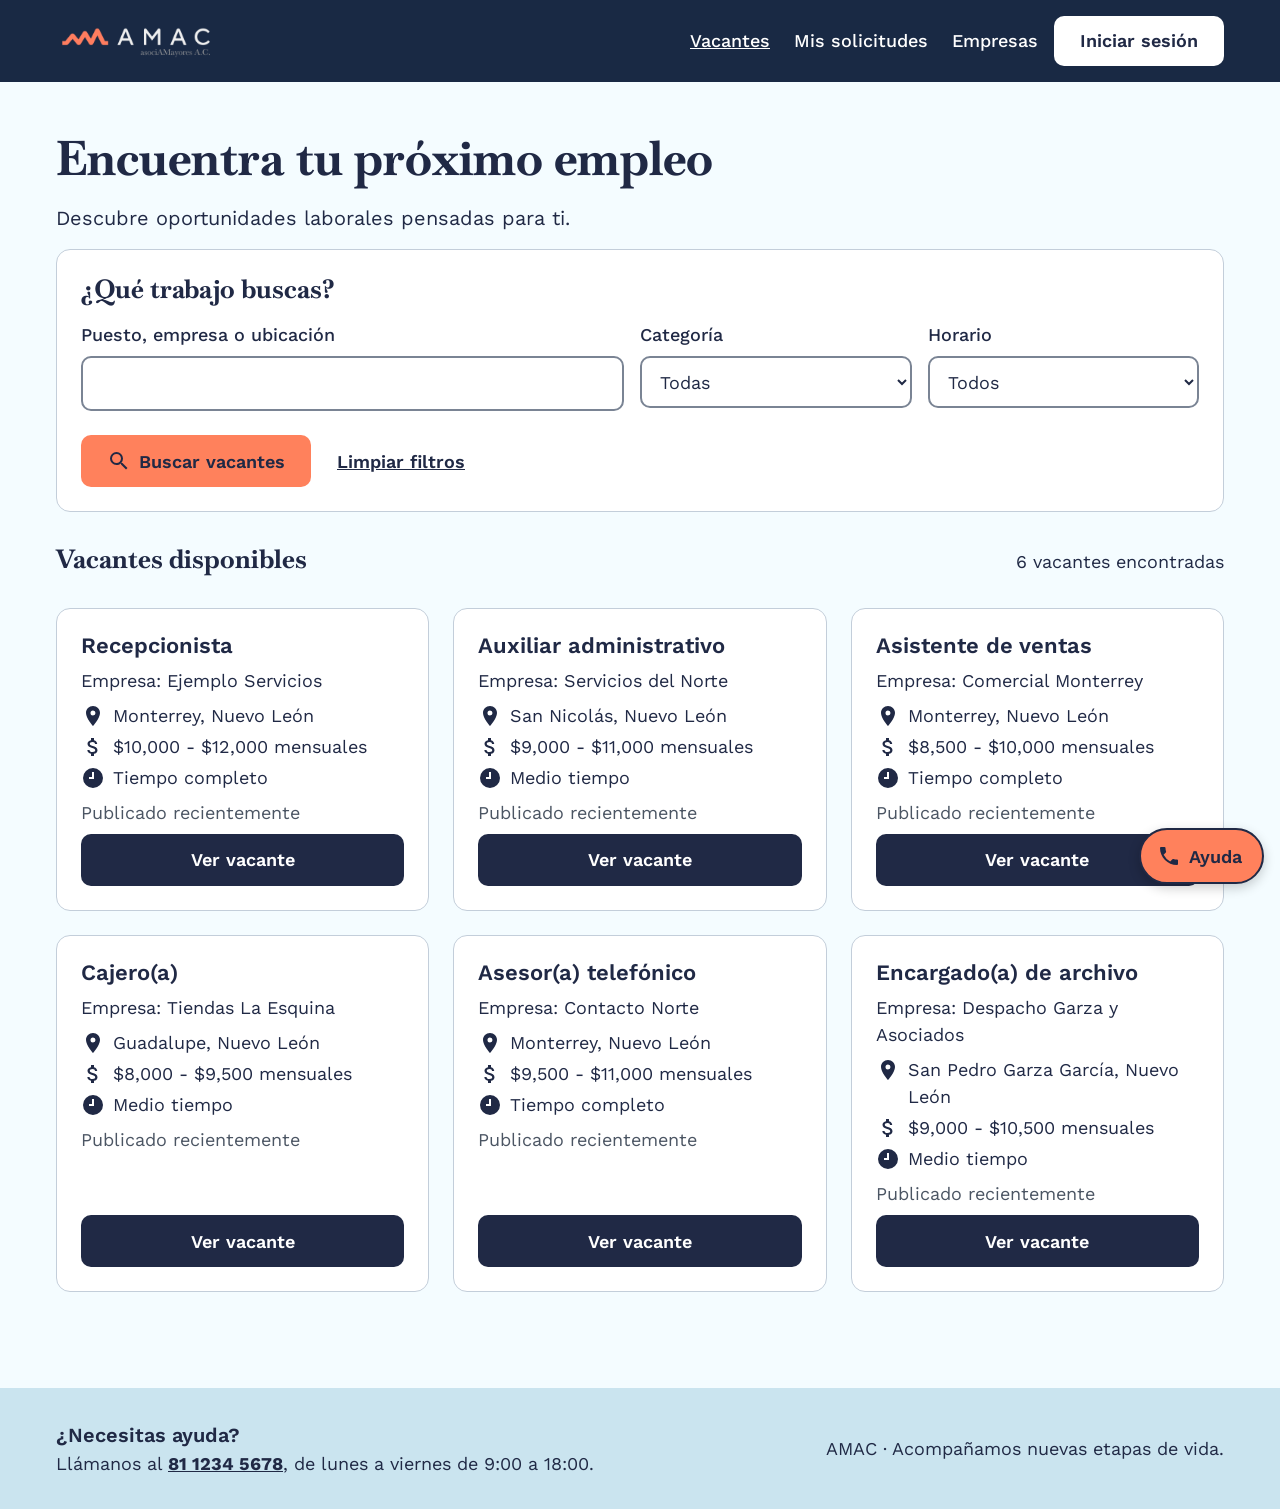
<file: index.html>
<!DOCTYPE html>
<html lang="es">
<head>
  <meta charset="UTF-8">
  <meta name="viewport" content="width=device-width, initial-scale=1.0">
  <title>Vacantes disponibles | AMAC</title>
  <link rel="preconnect" href="https://fonts.googleapis.com">
  <link rel="preconnect" href="https://fonts.gstatic.com" crossorigin>
  <link rel="stylesheet" href="https://fonts.googleapis.com/css2?family=Baskervville:wght@700&amp;family=Work+Sans:wght@400;500;600;700&amp;display=swap">
  <link rel="stylesheet" href="css/variables.css">
  <link rel="stylesheet" href="css/base.css">
  <link rel="stylesheet" href="css/layout.css">
  <link rel="stylesheet" href="css/componentes.css">
</head>
<body>
  <a class="saltar-contenido" href="#principal">Saltar al contenido</a>

  <header class="encabezado">
    <div class="contenedor encabezado__contenido">
      <a class="encabezado__logo" href="index.html">
        <img src="img/logo-amac.svg" alt="AMAC, ir al inicio" width="200" height="48">
      </a>
      <nav class="navegacion" aria-label="Navegación principal">
        <ul class="navegacion__lista">
          <li><a class="navegacion__enlace" href="index.html" aria-current="page">Vacantes</a></li>
          <li><a class="navegacion__enlace" href="mis-solicitudes.html">Mis solicitudes</a></li>
          <li><a class="navegacion__enlace" href="empresa-vacantes.html">Empresas</a></li>
          <li><a class="boton boton--claro" href="login.html">Iniciar sesión</a></li>
        </ul>
      </nav>
    </div>
  </header>

  <main id="principal" class="contenedor">
    <h1>Encuentra tu próximo empleo</h1>
    <p class="subtitulo">Descubre oportunidades laborales pensadas para ti.</p>

    <section class="tarjeta buscador" aria-labelledby="titulo-buscador">
      <h2 id="titulo-buscador">¿Qué trabajo buscas?</h2>
      <form action="index.html" method="get" role="search">
        <div class="buscador__campos">
            <div class="campo-formulario">
              <label for="buscar">Puesto, empresa o ubicación</label>
              <input type="search" id="buscar" name="buscar">
            </div>
            <div class="campo-formulario">
              <label for="categoria">Categoría</label>
              <select id="categoria" name="categoria">
                <option value="">Todas</option>
                <option>Administración</option>
                <option>Atención al cliente</option>
                <option>Ventas</option>
                <option>Servicios</option>
              </select>
            </div>
            <div class="campo-formulario">
              <label for="horario">Horario</label>
              <select id="horario" name="horario">
                <option value="">Todos</option>
                <option>Tiempo completo</option>
                <option>Medio tiempo</option>
                <option>Por horas</option>
              </select>
            </div>
        </div>
        <div class="buscador__acciones">
          <button class="boton boton--primario" type="submit"><svg class="icono" viewBox="0 0 24 24" aria-hidden="true" focusable="false"><path d="M15.5 14h-.79l-.28-.27A6.47 6.47 0 0 0 16 9.5 6.5 6.5 0 1 0 9.5 16c1.61 0 3.09-.59 4.23-1.57l.27.28v.79l5 4.99L20.49 19l-4.99-5zm-6 0C7.01 14 5 11.99 5 9.5S7.01 5 9.5 5 14 7.01 14 9.5 11.99 14 9.5 14z"/></svg> Buscar vacantes</button>
          <a class="boton boton--enlace" href="index.html">Limpiar filtros</a>
        </div>
      </form>
    </section>

    <section aria-labelledby="titulo-vacantes">
      <div class="encabezado-seccion">
        <h2 id="titulo-vacantes">Vacantes disponibles</h2>
        <p>6 vacantes encontradas</p>
      </div>
      <ul class="lista-vacantes">
        <li>
          <article class="tarjeta-vacante">
            <h3 class="tarjeta-vacante__titulo">Recepcionista</h3>
            <p class="tarjeta-vacante__empresa">Empresa: Ejemplo Servicios</p>
            <ul class="tarjeta-vacante__datos">
              <li class="dato"><svg class="icono" viewBox="0 0 24 24" aria-hidden="true" focusable="false"><path d="M12 2C8.13 2 5 5.13 5 9c0 5.25 7 13 7 13s7-7.75 7-13c0-3.87-3.13-7-7-7zm0 9.5a2.5 2.5 0 1 1 0-5 2.5 2.5 0 0 1 0 5z"/></svg><span><span class="solo-lector">Ubicación: </span>Monterrey, Nuevo León</span></li>
              <li class="dato"><svg class="icono" viewBox="0 0 24 24" aria-hidden="true" focusable="false"><path d="M11.8 10.9c-2.27-.59-3-1.2-3-2.15 0-1.09 1.01-1.85 2.7-1.85 1.78 0 2.44.85 2.5 2.1h2.21c-.07-1.72-1.12-3.3-3.21-3.81V3h-3v2.16c-1.94.42-3.5 1.68-3.5 3.61 0 2.31 1.91 3.46 4.7 4.13 2.5.6 3 1.48 3 2.41 0 .69-.49 1.79-2.7 1.79-2.06 0-2.87-.92-2.98-2.1h-2.2c.12 2.19 1.76 3.42 3.68 3.83V21h3v-2.15c1.95-.37 3.5-1.5 3.5-3.55 0-2.84-2.43-3.81-4.7-4.4z"/></svg><span><span class="solo-lector">Sueldo: </span>$10,000 - $12,000 mensuales</span></li>
              <li class="dato"><svg class="icono" viewBox="0 0 24 24" aria-hidden="true" focusable="false"><path d="M12 2a10 10 0 1 0 0 20 10 10 0 0 0 0-20zm1 11H8v-2h3V6h2v7z"/></svg><span><span class="solo-lector">Horario: </span>Tiempo completo</span></li>
            </ul>
            <p class="tarjeta-vacante__fecha">Publicado recientemente</p>
            <a class="boton boton--oscuro" href="vacante.html">Ver vacante <span class="solo-lector">de Recepcionista</span></a>
          </article>
        </li>
        <li>
          <article class="tarjeta-vacante">
            <h3 class="tarjeta-vacante__titulo">Auxiliar administrativo</h3>
            <p class="tarjeta-vacante__empresa">Empresa: Servicios del Norte</p>
            <ul class="tarjeta-vacante__datos">
              <li class="dato"><svg class="icono" viewBox="0 0 24 24" aria-hidden="true" focusable="false"><path d="M12 2C8.13 2 5 5.13 5 9c0 5.25 7 13 7 13s7-7.75 7-13c0-3.87-3.13-7-7-7zm0 9.5a2.5 2.5 0 1 1 0-5 2.5 2.5 0 0 1 0 5z"/></svg><span><span class="solo-lector">Ubicación: </span>San Nicolás, Nuevo León</span></li>
              <li class="dato"><svg class="icono" viewBox="0 0 24 24" aria-hidden="true" focusable="false"><path d="M11.8 10.9c-2.27-.59-3-1.2-3-2.15 0-1.09 1.01-1.85 2.7-1.85 1.78 0 2.44.85 2.5 2.1h2.21c-.07-1.72-1.12-3.3-3.21-3.81V3h-3v2.16c-1.94.42-3.5 1.68-3.5 3.61 0 2.31 1.91 3.46 4.7 4.13 2.5.6 3 1.48 3 2.41 0 .69-.49 1.79-2.7 1.79-2.06 0-2.87-.92-2.98-2.1h-2.2c.12 2.19 1.76 3.42 3.68 3.83V21h3v-2.15c1.95-.37 3.5-1.5 3.5-3.55 0-2.84-2.43-3.81-4.7-4.4z"/></svg><span><span class="solo-lector">Sueldo: </span>$9,000 - $11,000 mensuales</span></li>
              <li class="dato"><svg class="icono" viewBox="0 0 24 24" aria-hidden="true" focusable="false"><path d="M12 2a10 10 0 1 0 0 20 10 10 0 0 0 0-20zm1 11H8v-2h3V6h2v7z"/></svg><span><span class="solo-lector">Horario: </span>Medio tiempo</span></li>
            </ul>
            <p class="tarjeta-vacante__fecha">Publicado recientemente</p>
            <a class="boton boton--oscuro" href="vacante.html">Ver vacante <span class="solo-lector">de Auxiliar administrativo</span></a>
          </article>
        </li>
        <li>
          <article class="tarjeta-vacante">
            <h3 class="tarjeta-vacante__titulo">Asistente de ventas</h3>
            <p class="tarjeta-vacante__empresa">Empresa: Comercial Monterrey</p>
            <ul class="tarjeta-vacante__datos">
              <li class="dato"><svg class="icono" viewBox="0 0 24 24" aria-hidden="true" focusable="false"><path d="M12 2C8.13 2 5 5.13 5 9c0 5.25 7 13 7 13s7-7.75 7-13c0-3.87-3.13-7-7-7zm0 9.5a2.5 2.5 0 1 1 0-5 2.5 2.5 0 0 1 0 5z"/></svg><span><span class="solo-lector">Ubicación: </span>Monterrey, Nuevo León</span></li>
              <li class="dato"><svg class="icono" viewBox="0 0 24 24" aria-hidden="true" focusable="false"><path d="M11.8 10.9c-2.27-.59-3-1.2-3-2.15 0-1.09 1.01-1.85 2.7-1.85 1.78 0 2.44.85 2.5 2.1h2.21c-.07-1.72-1.12-3.3-3.21-3.81V3h-3v2.16c-1.94.42-3.5 1.68-3.5 3.61 0 2.31 1.91 3.46 4.7 4.13 2.5.6 3 1.48 3 2.41 0 .69-.49 1.79-2.7 1.79-2.06 0-2.87-.92-2.98-2.1h-2.2c.12 2.19 1.76 3.42 3.68 3.83V21h3v-2.15c1.95-.37 3.5-1.5 3.5-3.55 0-2.84-2.43-3.81-4.7-4.4z"/></svg><span><span class="solo-lector">Sueldo: </span>$8,500 - $10,000 mensuales</span></li>
              <li class="dato"><svg class="icono" viewBox="0 0 24 24" aria-hidden="true" focusable="false"><path d="M12 2a10 10 0 1 0 0 20 10 10 0 0 0 0-20zm1 11H8v-2h3V6h2v7z"/></svg><span><span class="solo-lector">Horario: </span>Tiempo completo</span></li>
            </ul>
            <p class="tarjeta-vacante__fecha">Publicado recientemente</p>
            <a class="boton boton--oscuro" href="vacante.html">Ver vacante <span class="solo-lector">de Asistente de ventas</span></a>
          </article>
        </li>
        <li>
          <article class="tarjeta-vacante">
            <h3 class="tarjeta-vacante__titulo">Cajero(a)</h3>
            <p class="tarjeta-vacante__empresa">Empresa: Tiendas La Esquina</p>
            <ul class="tarjeta-vacante__datos">
              <li class="dato"><svg class="icono" viewBox="0 0 24 24" aria-hidden="true" focusable="false"><path d="M12 2C8.13 2 5 5.13 5 9c0 5.25 7 13 7 13s7-7.75 7-13c0-3.87-3.13-7-7-7zm0 9.5a2.5 2.5 0 1 1 0-5 2.5 2.5 0 0 1 0 5z"/></svg><span><span class="solo-lector">Ubicación: </span>Guadalupe, Nuevo León</span></li>
              <li class="dato"><svg class="icono" viewBox="0 0 24 24" aria-hidden="true" focusable="false"><path d="M11.8 10.9c-2.27-.59-3-1.2-3-2.15 0-1.09 1.01-1.85 2.7-1.85 1.78 0 2.44.85 2.5 2.1h2.21c-.07-1.72-1.12-3.3-3.21-3.81V3h-3v2.16c-1.94.42-3.5 1.68-3.5 3.61 0 2.31 1.91 3.46 4.7 4.13 2.5.6 3 1.48 3 2.41 0 .69-.49 1.79-2.7 1.79-2.06 0-2.87-.92-2.98-2.1h-2.2c.12 2.19 1.76 3.42 3.68 3.83V21h3v-2.15c1.95-.37 3.5-1.5 3.5-3.55 0-2.84-2.43-3.81-4.7-4.4z"/></svg><span><span class="solo-lector">Sueldo: </span>$8,000 - $9,500 mensuales</span></li>
              <li class="dato"><svg class="icono" viewBox="0 0 24 24" aria-hidden="true" focusable="false"><path d="M12 2a10 10 0 1 0 0 20 10 10 0 0 0 0-20zm1 11H8v-2h3V6h2v7z"/></svg><span><span class="solo-lector">Horario: </span>Medio tiempo</span></li>
            </ul>
            <p class="tarjeta-vacante__fecha">Publicado recientemente</p>
            <a class="boton boton--oscuro" href="vacante.html">Ver vacante <span class="solo-lector">de Cajero(a)</span></a>
          </article>
        </li>
        <li>
          <article class="tarjeta-vacante">
            <h3 class="tarjeta-vacante__titulo">Asesor(a) telefónico</h3>
            <p class="tarjeta-vacante__empresa">Empresa: Contacto Norte</p>
            <ul class="tarjeta-vacante__datos">
              <li class="dato"><svg class="icono" viewBox="0 0 24 24" aria-hidden="true" focusable="false"><path d="M12 2C8.13 2 5 5.13 5 9c0 5.25 7 13 7 13s7-7.75 7-13c0-3.87-3.13-7-7-7zm0 9.5a2.5 2.5 0 1 1 0-5 2.5 2.5 0 0 1 0 5z"/></svg><span><span class="solo-lector">Ubicación: </span>Monterrey, Nuevo León</span></li>
              <li class="dato"><svg class="icono" viewBox="0 0 24 24" aria-hidden="true" focusable="false"><path d="M11.8 10.9c-2.27-.59-3-1.2-3-2.15 0-1.09 1.01-1.85 2.7-1.85 1.78 0 2.44.85 2.5 2.1h2.21c-.07-1.72-1.12-3.3-3.21-3.81V3h-3v2.16c-1.94.42-3.5 1.68-3.5 3.61 0 2.31 1.91 3.46 4.7 4.13 2.5.6 3 1.48 3 2.41 0 .69-.49 1.79-2.7 1.79-2.06 0-2.87-.92-2.98-2.1h-2.2c.12 2.19 1.76 3.42 3.68 3.83V21h3v-2.15c1.95-.37 3.5-1.5 3.5-3.55 0-2.84-2.43-3.81-4.7-4.4z"/></svg><span><span class="solo-lector">Sueldo: </span>$9,500 - $11,000 mensuales</span></li>
              <li class="dato"><svg class="icono" viewBox="0 0 24 24" aria-hidden="true" focusable="false"><path d="M12 2a10 10 0 1 0 0 20 10 10 0 0 0 0-20zm1 11H8v-2h3V6h2v7z"/></svg><span><span class="solo-lector">Horario: </span>Tiempo completo</span></li>
            </ul>
            <p class="tarjeta-vacante__fecha">Publicado recientemente</p>
            <a class="boton boton--oscuro" href="vacante.html">Ver vacante <span class="solo-lector">de Asesor(a) telefónico</span></a>
          </article>
        </li>
        <li>
          <article class="tarjeta-vacante">
            <h3 class="tarjeta-vacante__titulo">Encargado(a) de archivo</h3>
            <p class="tarjeta-vacante__empresa">Empresa: Despacho Garza y Asociados</p>
            <ul class="tarjeta-vacante__datos">
              <li class="dato"><svg class="icono" viewBox="0 0 24 24" aria-hidden="true" focusable="false"><path d="M12 2C8.13 2 5 5.13 5 9c0 5.25 7 13 7 13s7-7.75 7-13c0-3.87-3.13-7-7-7zm0 9.5a2.5 2.5 0 1 1 0-5 2.5 2.5 0 0 1 0 5z"/></svg><span><span class="solo-lector">Ubicación: </span>San Pedro Garza García, Nuevo León</span></li>
              <li class="dato"><svg class="icono" viewBox="0 0 24 24" aria-hidden="true" focusable="false"><path d="M11.8 10.9c-2.27-.59-3-1.2-3-2.15 0-1.09 1.01-1.85 2.7-1.85 1.78 0 2.44.85 2.5 2.1h2.21c-.07-1.72-1.12-3.3-3.21-3.81V3h-3v2.16c-1.94.42-3.5 1.68-3.5 3.61 0 2.31 1.91 3.46 4.7 4.13 2.5.6 3 1.48 3 2.41 0 .69-.49 1.79-2.7 1.79-2.06 0-2.87-.92-2.98-2.1h-2.2c.12 2.19 1.76 3.42 3.68 3.83V21h3v-2.15c1.95-.37 3.5-1.5 3.5-3.55 0-2.84-2.43-3.81-4.7-4.4z"/></svg><span><span class="solo-lector">Sueldo: </span>$9,000 - $10,500 mensuales</span></li>
              <li class="dato"><svg class="icono" viewBox="0 0 24 24" aria-hidden="true" focusable="false"><path d="M12 2a10 10 0 1 0 0 20 10 10 0 0 0 0-20zm1 11H8v-2h3V6h2v7z"/></svg><span><span class="solo-lector">Horario: </span>Medio tiempo</span></li>
            </ul>
            <p class="tarjeta-vacante__fecha">Publicado recientemente</p>
            <a class="boton boton--oscuro" href="vacante.html">Ver vacante <span class="solo-lector">de Encargado(a) de archivo</span></a>
          </article>
        </li>
      </ul>
    </section>
  </main>

  <footer class="pie">
    <div class="contenedor pie__contenido">
      <div>
        <p class="pie__titulo">¿Necesitas ayuda?</p>
        <p class="pie__texto">
          Llámanos al <a class="pie__telefono" href="tel:+528112345678">81 1234 5678</a>,
          de lunes a viernes de 9:00 a 18:00.
        </p>
      </div>
      <p class="pie__texto">AMAC · Acompañamos nuevas etapas de vida.</p>
    </div>
    <a class="boton-ayuda" href="tel:+528112345678">
      <svg class="icono" viewBox="0 0 24 24" aria-hidden="true" focusable="false"><path d="M6.62 10.79a15.05 15.05 0 0 0 6.59 6.59l2.2-2.2a1 1 0 0 1 1.02-.24c1.12.37 2.33.57 3.57.57a1 1 0 0 1 1 1V20a1 1 0 0 1-1 1C10.61 21 3 13.39 3 4a1 1 0 0 1 1-1h3.5a1 1 0 0 1 1 1c0 1.25.2 2.45.57 3.57a1 1 0 0 1-.25 1.02l-2.2 2.2z"/></svg>
      Ayuda <span class="solo-lector">: llamar a AMAC</span>
    </a>
  </footer>
</body>
</html>
</file>
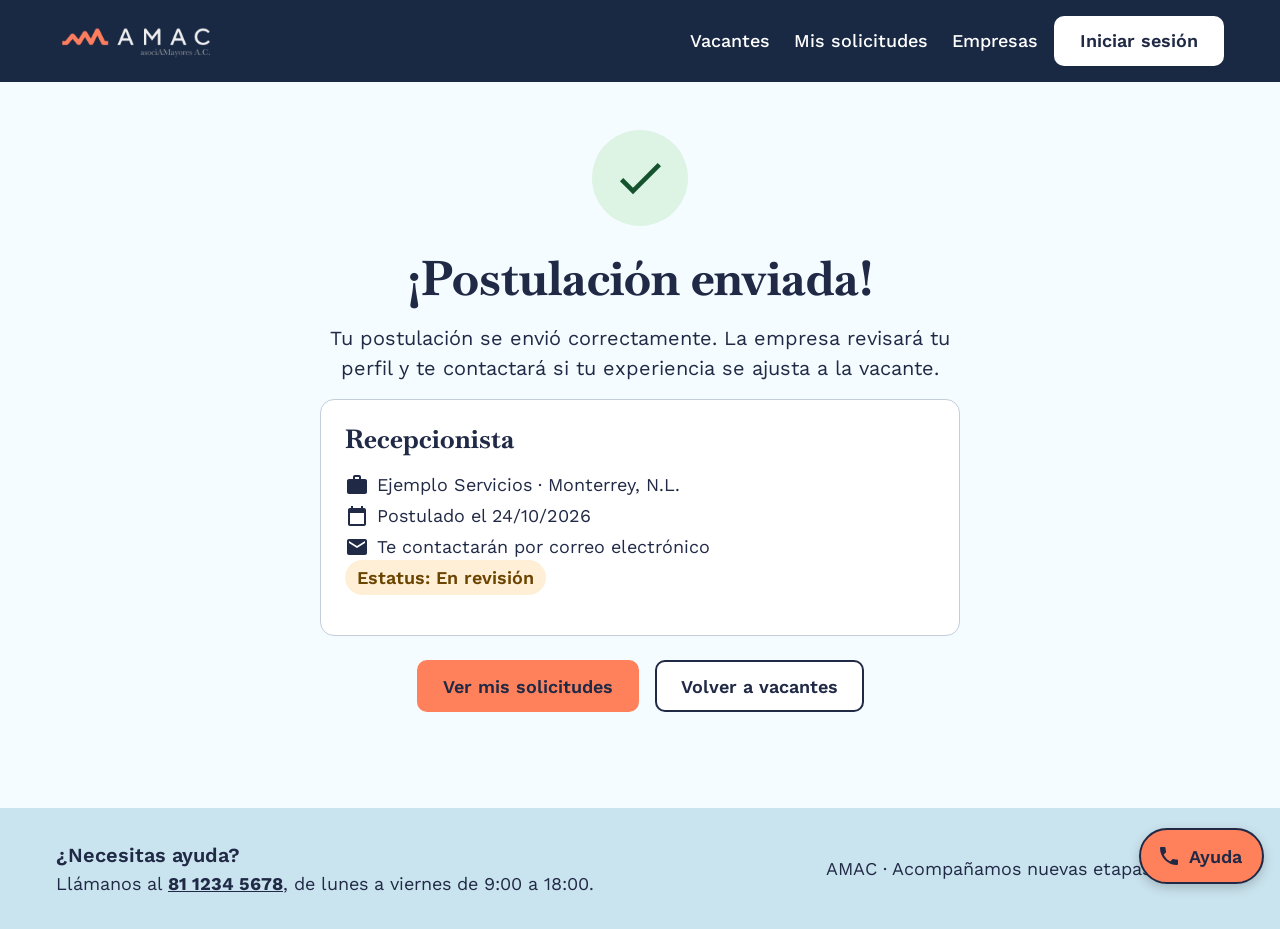
<file: confirmacion.html>
<!DOCTYPE html>
<html lang="es">
<head>
  <meta charset="UTF-8">
  <meta name="viewport" content="width=device-width, initial-scale=1.0">
  <title>Postulación enviada | AMAC</title>
  <link rel="preconnect" href="https://fonts.googleapis.com">
  <link rel="preconnect" href="https://fonts.gstatic.com" crossorigin>
  <link rel="stylesheet" href="https://fonts.googleapis.com/css2?family=Baskervville:wght@700&amp;family=Work+Sans:wght@400;500;600;700&amp;display=swap">
  <link rel="stylesheet" href="css/variables.css">
  <link rel="stylesheet" href="css/base.css">
  <link rel="stylesheet" href="css/layout.css">
  <link rel="stylesheet" href="css/componentes.css">
</head>
<body>
  <a class="saltar-contenido" href="#principal">Saltar al contenido</a>

  <header class="encabezado">
    <div class="contenedor encabezado__contenido">
      <a class="encabezado__logo" href="index.html">
        <img src="img/logo-amac.svg" alt="AMAC, ir al inicio" width="200" height="48">
      </a>
      <nav class="navegacion" aria-label="Navegación principal">
        <ul class="navegacion__lista">
          <li><a class="navegacion__enlace" href="index.html">Vacantes</a></li>
          <li><a class="navegacion__enlace" href="mis-solicitudes.html">Mis solicitudes</a></li>
          <li><a class="navegacion__enlace" href="empresa-vacantes.html">Empresas</a></li>
          <li><a class="boton boton--claro" href="login.html">Iniciar sesión</a></li>
        </ul>
      </nav>
    </div>
  </header>

  <main id="principal" class="contenedor">
    <div class="confirmacion">
      <div class="icono-circulo"><svg class="icono" viewBox="0 0 24 24" aria-hidden="true" focusable="false"><path d="M9 16.17 4.83 12l-1.42 1.41L9 19 21 7l-1.41-1.41z"/></svg></div>
      <h1>¡Postulación enviada!</h1>
      <p class="subtitulo">Tu postulación se envió correctamente. La empresa revisará tu perfil y te contactará si tu experiencia se ajusta a la vacante.</p>
      <section class="tarjeta" aria-labelledby="titulo-resumen">
        <h2 id="titulo-resumen">Recepcionista</h2>
        <ul class="tarjeta-vacante__datos">
          <li class="dato"><svg class="icono" viewBox="0 0 24 24" aria-hidden="true" focusable="false"><path d="M20 6h-4V4c0-1.11-.89-2-2-2h-4c-1.11 0-2 .89-2 2v2H4c-1.11 0-1.99.89-1.99 2L2 19c0 1.11.89 2 2 2h16c1.11 0 2-.89 2-2V8c0-1.11-.89-2-2-2zm-6 0h-4V4h4v2z"/></svg><span>Ejemplo Servicios · Monterrey, N.L.</span></li>
          <li class="dato"><svg class="icono" viewBox="0 0 24 24" aria-hidden="true" focusable="false"><path d="M19 4h-1V2h-2v2H8V2H6v2H5c-1.11 0-2 .9-2 2v14c0 1.1.89 2 2 2h14c1.1 0 2-.9 2-2V6c0-1.1-.9-2-2-2zm0 16H5V9h14v11z"/></svg><span>Postulado el 24/10/2026</span></li>
          <li class="dato"><svg class="icono" viewBox="0 0 24 24" aria-hidden="true" focusable="false"><path d="M20 4H4c-1.1 0-2 .9-2 2v12c0 1.1.9 2 2 2h16c1.1 0 2-.9 2-2V6c0-1.1-.9-2-2-2zm0 4-8 5-8-5V6l8 5 8-5v2z"/></svg><span>Te contactarán por correo electrónico</span></li>
        </ul>
        <p><span class="etiqueta-estatus etiqueta-estatus--revision">Estatus: En revisión</span></p>
      </section>
      <div class="grupo-botones">
        <a class="boton boton--primario" href="mis-solicitudes.html">Ver mis solicitudes</a>
        <a class="boton boton--secundario" href="index.html">Volver a vacantes</a>
      </div>
    </div>
  </main>

  <footer class="pie">
    <div class="contenedor pie__contenido">
      <div>
        <p class="pie__titulo">¿Necesitas ayuda?</p>
        <p class="pie__texto">
          Llámanos al <a class="pie__telefono" href="tel:+528112345678">81 1234 5678</a>,
          de lunes a viernes de 9:00 a 18:00.
        </p>
      </div>
      <p class="pie__texto">AMAC · Acompañamos nuevas etapas de vida.</p>
    </div>
    <a class="boton-ayuda" href="tel:+528112345678">
      <svg class="icono" viewBox="0 0 24 24" aria-hidden="true" focusable="false"><path d="M6.62 10.79a15.05 15.05 0 0 0 6.59 6.59l2.2-2.2a1 1 0 0 1 1.02-.24c1.12.37 2.33.57 3.57.57a1 1 0 0 1 1 1V20a1 1 0 0 1-1 1C10.61 21 3 13.39 3 4a1 1 0 0 1 1-1h3.5a1 1 0 0 1 1 1c0 1.25.2 2.45.57 3.57a1 1 0 0 1-.25 1.02l-2.2 2.2z"/></svg>
      Ayuda <span class="solo-lector">: llamar a AMAC</span>
    </a>
  </footer>
</body>
</html>
</file>
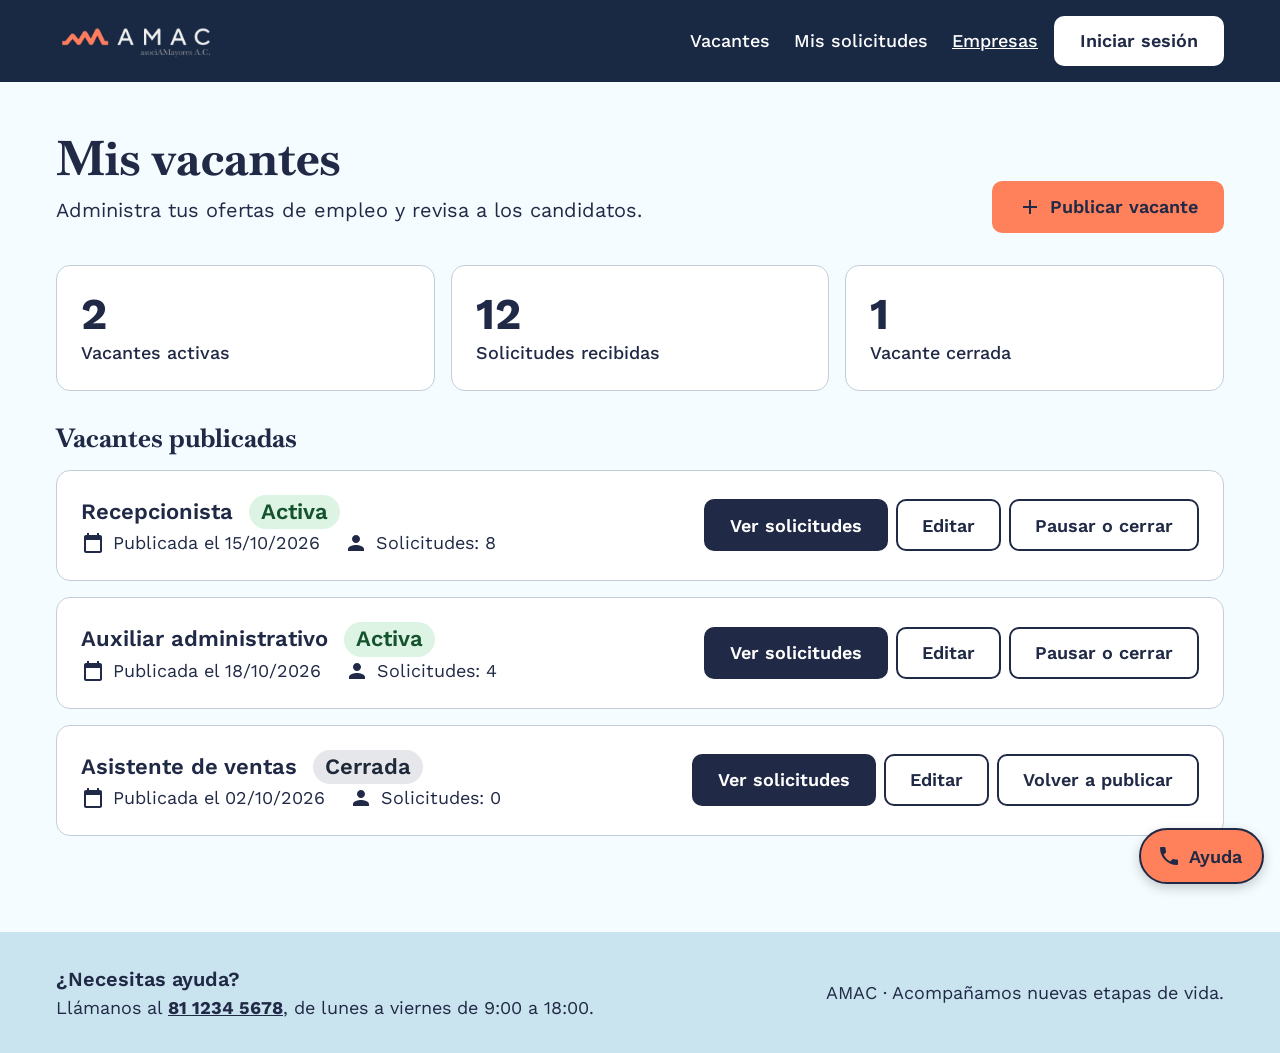
<file: empresa-vacantes.html>
<!DOCTYPE html>
<html lang="es">
<head>
  <meta charset="UTF-8">
  <meta name="viewport" content="width=device-width, initial-scale=1.0">
  <title>Mis vacantes | AMAC</title>
  <link rel="preconnect" href="https://fonts.googleapis.com">
  <link rel="preconnect" href="https://fonts.gstatic.com" crossorigin>
  <link rel="stylesheet" href="https://fonts.googleapis.com/css2?family=Baskervville:wght@700&amp;family=Work+Sans:wght@400;500;600;700&amp;display=swap">
  <link rel="stylesheet" href="css/variables.css">
  <link rel="stylesheet" href="css/base.css">
  <link rel="stylesheet" href="css/layout.css">
  <link rel="stylesheet" href="css/componentes.css">
</head>
<body>
  <a class="saltar-contenido" href="#principal">Saltar al contenido</a>

  <header class="encabezado">
    <div class="contenedor encabezado__contenido">
      <a class="encabezado__logo" href="index.html">
        <img src="img/logo-amac.svg" alt="AMAC, ir al inicio" width="200" height="48">
      </a>
      <nav class="navegacion" aria-label="Navegación principal">
        <ul class="navegacion__lista">
          <li><a class="navegacion__enlace" href="index.html">Vacantes</a></li>
          <li><a class="navegacion__enlace" href="mis-solicitudes.html">Mis solicitudes</a></li>
          <li><a class="navegacion__enlace" href="empresa-vacantes.html" aria-current="page">Empresas</a></li>
          <li><a class="boton boton--claro" href="login.html">Iniciar sesión</a></li>
        </ul>
      </nav>
    </div>
  </header>

  <main id="principal" class="contenedor">
    <div class="encabezado-pagina">
      <div>
        <h1>Mis vacantes</h1>
        <p class="subtitulo">Administra tus ofertas de empleo y revisa a los candidatos.</p>
      </div>
      <button class="boton boton--primario" type="button"><svg class="icono" viewBox="0 0 24 24" aria-hidden="true" focusable="false"><path d="M19 13h-6v6h-2v-6H5v-2h6V5h2v6h6v2z"/></svg> Publicar vacante</button>
    </div>

    <section aria-labelledby="titulo-resumen">
      <h2 id="titulo-resumen" class="solo-lector">Resumen</h2>
      <ul class="metricas">
        <li class="metrica"><span class="metrica__numero">2</span> <span class="metrica__texto">Vacantes activas</span></li>
        <li class="metrica"><span class="metrica__numero">12</span> <span class="metrica__texto">Solicitudes recibidas</span></li>
        <li class="metrica"><span class="metrica__numero">1</span> <span class="metrica__texto">Vacante cerrada</span></li>
      </ul>
    </section>

    <section aria-labelledby="titulo-publicadas">
      <h2 id="titulo-publicadas">Vacantes publicadas</h2>
      <ul class="lista-solicitudes">
        <li>
          <article class="vacante-empresa">
            <div>
              <h3 class="vacante-empresa__titulo">Recepcionista <span class="etiqueta-estatus etiqueta-estatus--activa">Activa</span></h3>
              <ul class="vacante-empresa__datos">
                <li class="dato"><svg class="icono" viewBox="0 0 24 24" aria-hidden="true" focusable="false"><path d="M19 4h-1V2h-2v2H8V2H6v2H5c-1.11 0-2 .9-2 2v14c0 1.1.89 2 2 2h14c1.1 0 2-.9 2-2V6c0-1.1-.9-2-2-2zm0 16H5V9h14v11z"/></svg><span>Publicada el 15/10/2026</span></li>
                <li class="dato"><svg class="icono" viewBox="0 0 24 24" aria-hidden="true" focusable="false"><path d="M12 12c2.21 0 4-1.79 4-4s-1.79-4-4-4-4 1.79-4 4 1.79 4 4 4zm0 2c-2.67 0-8 1.34-8 4v2h16v-2c0-2.66-5.33-4-8-4z"/></svg><span>Solicitudes: 8</span></li>
              </ul>
            </div>
            <div class="vacante-empresa__acciones">
              <a class="boton boton--oscuro" href="solicitudes-recibidas.html">Ver solicitudes <span class="solo-lector">de Recepcionista</span></a>
              <button class="boton boton--secundario" type="button">Editar <span class="solo-lector">Recepcionista</span></button>
              <button class="boton boton--secundario" type="button">Pausar o cerrar <span class="solo-lector">Recepcionista</span></button>
            </div>
          </article>
        </li>
        <li>
          <article class="vacante-empresa">
            <div>
              <h3 class="vacante-empresa__titulo">Auxiliar administrativo <span class="etiqueta-estatus etiqueta-estatus--activa">Activa</span></h3>
              <ul class="vacante-empresa__datos">
                <li class="dato"><svg class="icono" viewBox="0 0 24 24" aria-hidden="true" focusable="false"><path d="M19 4h-1V2h-2v2H8V2H6v2H5c-1.11 0-2 .9-2 2v14c0 1.1.89 2 2 2h14c1.1 0 2-.9 2-2V6c0-1.1-.9-2-2-2zm0 16H5V9h14v11z"/></svg><span>Publicada el 18/10/2026</span></li>
                <li class="dato"><svg class="icono" viewBox="0 0 24 24" aria-hidden="true" focusable="false"><path d="M12 12c2.21 0 4-1.79 4-4s-1.79-4-4-4-4 1.79-4 4 1.79 4 4 4zm0 2c-2.67 0-8 1.34-8 4v2h16v-2c0-2.66-5.33-4-8-4z"/></svg><span>Solicitudes: 4</span></li>
              </ul>
            </div>
            <div class="vacante-empresa__acciones">
              <a class="boton boton--oscuro" href="solicitudes-recibidas.html">Ver solicitudes <span class="solo-lector">de Auxiliar administrativo</span></a>
              <button class="boton boton--secundario" type="button">Editar <span class="solo-lector">Auxiliar administrativo</span></button>
              <button class="boton boton--secundario" type="button">Pausar o cerrar <span class="solo-lector">Auxiliar administrativo</span></button>
            </div>
          </article>
        </li>
        <li>
          <article class="vacante-empresa">
            <div>
              <h3 class="vacante-empresa__titulo">Asistente de ventas <span class="etiqueta-estatus etiqueta-estatus--cerrada">Cerrada</span></h3>
              <ul class="vacante-empresa__datos">
                <li class="dato"><svg class="icono" viewBox="0 0 24 24" aria-hidden="true" focusable="false"><path d="M19 4h-1V2h-2v2H8V2H6v2H5c-1.11 0-2 .9-2 2v14c0 1.1.89 2 2 2h14c1.1 0 2-.9 2-2V6c0-1.1-.9-2-2-2zm0 16H5V9h14v11z"/></svg><span>Publicada el 02/10/2026</span></li>
                <li class="dato"><svg class="icono" viewBox="0 0 24 24" aria-hidden="true" focusable="false"><path d="M12 12c2.21 0 4-1.79 4-4s-1.79-4-4-4-4 1.79-4 4 1.79 4 4 4zm0 2c-2.67 0-8 1.34-8 4v2h16v-2c0-2.66-5.33-4-8-4z"/></svg><span>Solicitudes: 0</span></li>
              </ul>
            </div>
            <div class="vacante-empresa__acciones">
              <a class="boton boton--oscuro" href="solicitudes-recibidas.html">Ver solicitudes <span class="solo-lector">de Asistente de ventas</span></a>
              <button class="boton boton--secundario" type="button">Editar <span class="solo-lector">Asistente de ventas</span></button>
              <button class="boton boton--secundario" type="button">Volver a publicar <span class="solo-lector">Asistente de ventas</span></button>
            </div>
          </article>
        </li>
      </ul>
    </section>
  </main>

  <footer class="pie">
    <div class="contenedor pie__contenido">
      <div>
        <p class="pie__titulo">¿Necesitas ayuda?</p>
        <p class="pie__texto">
          Llámanos al <a class="pie__telefono" href="tel:+528112345678">81 1234 5678</a>,
          de lunes a viernes de 9:00 a 18:00.
        </p>
      </div>
      <p class="pie__texto">AMAC · Acompañamos nuevas etapas de vida.</p>
    </div>
    <a class="boton-ayuda" href="tel:+528112345678">
      <svg class="icono" viewBox="0 0 24 24" aria-hidden="true" focusable="false"><path d="M6.62 10.79a15.05 15.05 0 0 0 6.59 6.59l2.2-2.2a1 1 0 0 1 1.02-.24c1.12.37 2.33.57 3.57.57a1 1 0 0 1 1 1V20a1 1 0 0 1-1 1C10.61 21 3 13.39 3 4a1 1 0 0 1 1-1h3.5a1 1 0 0 1 1 1c0 1.25.2 2.45.57 3.57a1 1 0 0 1-.25 1.02l-2.2 2.2z"/></svg>
      Ayuda <span class="solo-lector">: llamar a AMAC</span>
    </a>
  </footer>
</body>
</html>
</file>
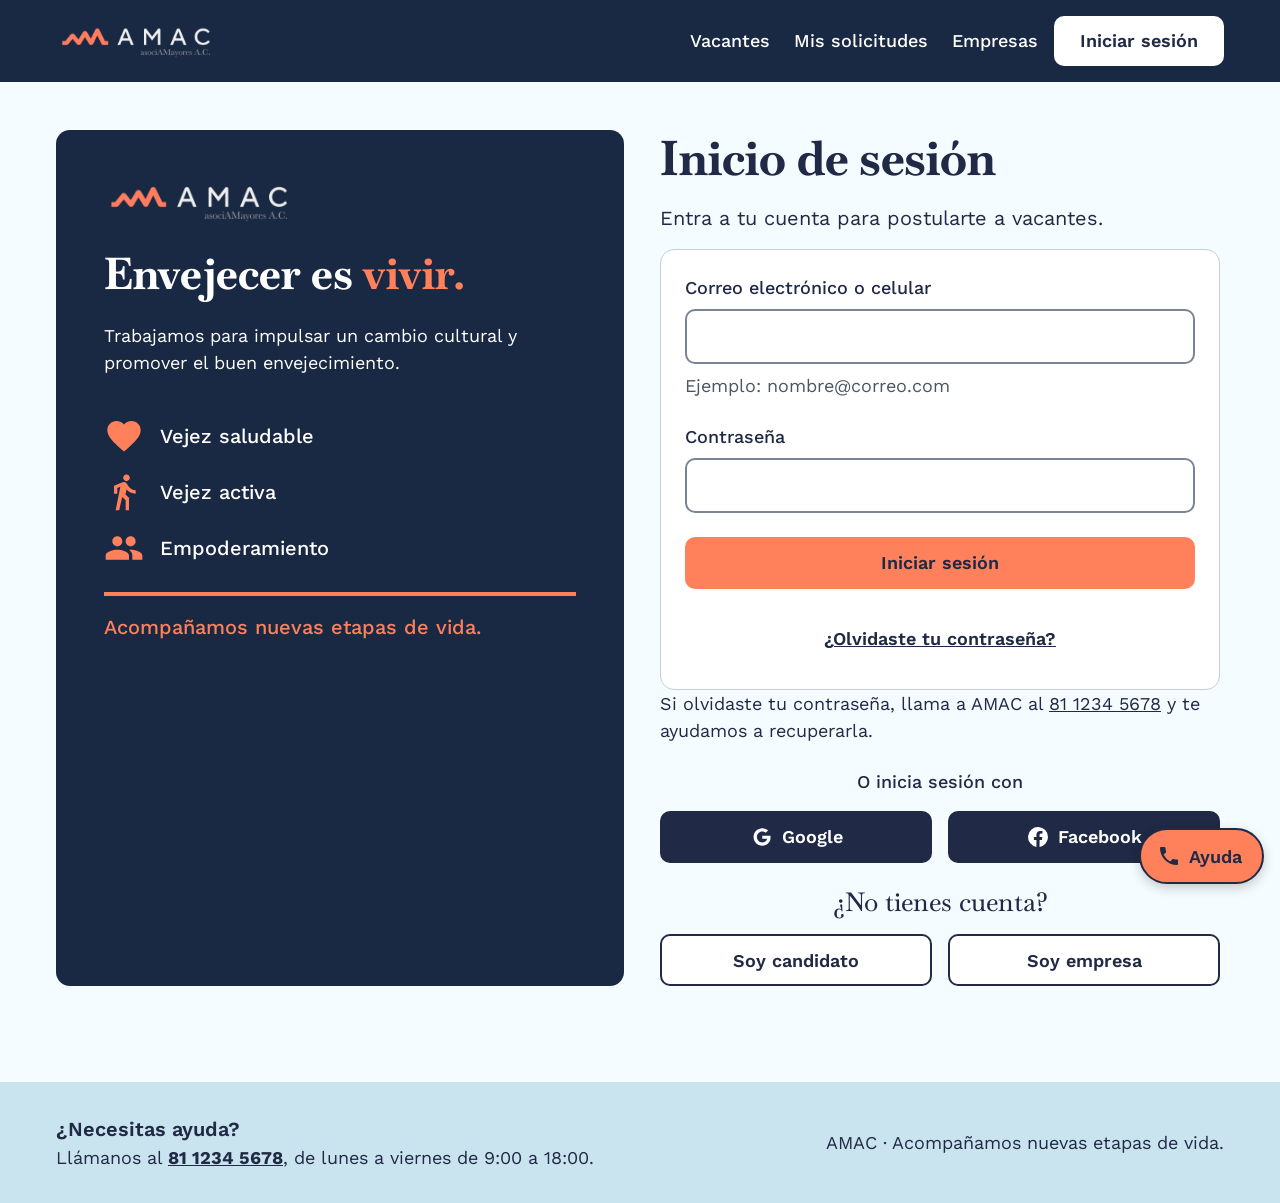
<file: login.html>
<!DOCTYPE html>
<html lang="es">
<head>
  <meta charset="UTF-8">
  <meta name="viewport" content="width=device-width, initial-scale=1.0">
  <title>Inicio de sesión | AMAC</title>
  <link rel="preconnect" href="https://fonts.googleapis.com">
  <link rel="preconnect" href="https://fonts.gstatic.com" crossorigin>
  <link rel="stylesheet" href="https://fonts.googleapis.com/css2?family=Baskervville:wght@700&amp;family=Work+Sans:wght@400;500;600;700&amp;display=swap">
  <link rel="stylesheet" href="css/variables.css">
  <link rel="stylesheet" href="css/base.css">
  <link rel="stylesheet" href="css/layout.css">
  <link rel="stylesheet" href="css/componentes.css">
</head>
<body>
  <a class="saltar-contenido" href="#principal">Saltar al contenido</a>

  <header class="encabezado">
    <div class="contenedor encabezado__contenido">
      <a class="encabezado__logo" href="index.html">
        <img src="img/logo-amac.svg" alt="AMAC, ir al inicio" width="200" height="48">
      </a>
      <nav class="navegacion" aria-label="Navegación principal">
        <ul class="navegacion__lista">
          <li><a class="navegacion__enlace" href="index.html">Vacantes</a></li>
          <li><a class="navegacion__enlace" href="mis-solicitudes.html">Mis solicitudes</a></li>
          <li><a class="navegacion__enlace" href="empresa-vacantes.html">Empresas</a></li>
          <li><a class="boton boton--claro" href="login.html" aria-current="page">Iniciar sesión</a></li>
        </ul>
      </nav>
    </div>
  </header>

  <main id="principal" class="contenedor">
    <div class="acceso">
      <div class="panel-marca">
        <img src="img/logo-amac.svg" alt="" width="200" height="48">
        <p class="panel-marca__titulo">Envejecer es <span class="panel-marca__resalte">vivir.</span></p>
        <p>Trabajamos para impulsar un cambio cultural y promover el buen envejecimiento.</p>
        <ul class="panel-marca__valores">
          <li class="panel-marca__valor"><svg class="icono" viewBox="0 0 24 24" aria-hidden="true" focusable="false"><path d="M12 21.35l-1.45-1.32C5.4 15.36 2 12.28 2 8.5 2 5.42 4.42 3 7.5 3c1.74 0 3.41.81 4.5 2.09C13.09 3.81 14.76 3 16.5 3 19.58 3 22 5.42 22 8.5c0 3.78-3.4 6.86-8.55 11.54L12 21.35z"/></svg> Vejez saludable</li>
          <li class="panel-marca__valor"><svg class="icono" viewBox="0 0 24 24" aria-hidden="true" focusable="false"><path d="M13.5 5.5c1.1 0 2-.9 2-2s-.9-2-2-2-2 .9-2 2 .9 2 2 2zM9.8 8.9 7 23h2.1l1.8-8 2.1 2v6h2v-7.5l-2.1-2 .6-3C14.8 12 16.8 13 19 13v-2c-1.9 0-3.5-1-4.3-2.4l-1-1.6c-.4-.6-1-1-1.7-1-.3 0-.5.1-.8.1L6 8.3V13h2V9.6l1.8-.7"/></svg> Vejez activa</li>
          <li class="panel-marca__valor"><svg class="icono" viewBox="0 0 24 24" aria-hidden="true" focusable="false"><path d="M16 11c1.66 0 2.99-1.34 2.99-3S17.66 5 16 5c-1.66 0-3 1.34-3 3s1.34 3 3 3zm-8 0c1.66 0 2.99-1.34 2.99-3S9.66 5 8 5C6.34 5 5 6.34 5 8s1.34 3 3 3zm0 2c-2.33 0-7 1.17-7 3.5V19h14v-2.5c0-2.33-4.67-3.5-7-3.5zm8 0c-.29 0-.62.02-.97.05 1.16.84 1.97 1.97 1.97 3.45V19h6v-2.5c0-2.33-4.67-3.5-7-3.5z"/></svg> Empoderamiento</li>
        </ul>
        <p class="panel-marca__lema">Acompañamos nuevas etapas de vida.</p>
      </div>

      <div class="contenedor-angosto">
        <h1>Inicio de sesión</h1>
        <p class="subtitulo">Entra a tu cuenta para postularte a vacantes.</p>
        <form class="tarjeta" action="index.html" method="get">
          <div class="pila">
            <div class="campo-formulario">
              <label for="usuario">Correo electrónico o celular</label>
              <input type="text" id="usuario" autocomplete="username" required aria-describedby="usuario-ayuda">
              <p class="campo-formulario__ayuda" id="usuario-ayuda">Ejemplo: nombre@correo.com</p>
            </div>
            <div class="campo-formulario">
              <label for="contrasena">Contraseña</label>
              <input type="password" id="contrasena" autocomplete="current-password" required>
            </div>
            <button class="boton boton--primario boton--ancho" type="submit">Iniciar sesión</button>
            <a class="boton boton--enlace" href="#ayuda-contrasena">¿Olvidaste tu contraseña?</a>
          </div>
        </form>
        <p id="ayuda-contrasena">Si olvidaste tu contraseña, llama a AMAC al <a href="tel:+528112345678">81 1234 5678</a> y te ayudamos a recuperarla.</p>

        <p class="separador">O inicia sesión con</p>
        <div class="dos-columnas">
          <button class="boton boton--oscuro" type="button"><svg class="icono" viewBox="0 0 24 24" aria-hidden="true" focusable="false"><path d="M12.24 10.29v3.48h4.9c-.2 1.25-1.47 3.67-4.9 3.67-2.95 0-5.36-2.44-5.36-5.45s2.41-5.45 5.36-5.45c1.68 0 2.8.72 3.45 1.33l2.35-2.27C16.53 4.2 14.58 3.3 12.24 3.3 7.45 3.3 3.57 7.18 3.57 12s3.88 8.7 8.67 8.7c5 0 8.32-3.52 8.32-8.47 0-.57-.06-1-.14-1.44h-8.18z"/></svg> Google</button>
          <button class="boton boton--oscuro" type="button"><svg class="icono" viewBox="0 0 24 24" aria-hidden="true" focusable="false"><path d="M22 12a10 10 0 1 0-11.56 9.88v-6.99H7.9V12h2.54V9.8c0-2.51 1.49-3.89 3.78-3.89 1.1 0 2.24.2 2.24.2v2.46h-1.26c-1.24 0-1.63.77-1.63 1.56V12h2.78l-.44 2.89h-2.34v6.99A10 10 0 0 0 22 12z"/></svg> Facebook</button>
        </div>

        <h2 class="separador">¿No tienes cuenta?</h2>
        <div class="dos-columnas">
          <a class="boton boton--secundario" href="registro-candidato.html">Soy candidato</a>
          <a class="boton boton--secundario" href="registro-empresa.html">Soy empresa</a>
        </div>
      </div>
    </div>
  </main>

  <footer class="pie">
    <div class="contenedor pie__contenido">
      <div>
        <p class="pie__titulo">¿Necesitas ayuda?</p>
        <p class="pie__texto">
          Llámanos al <a class="pie__telefono" href="tel:+528112345678">81 1234 5678</a>,
          de lunes a viernes de 9:00 a 18:00.
        </p>
      </div>
      <p class="pie__texto">AMAC · Acompañamos nuevas etapas de vida.</p>
    </div>
    <a class="boton-ayuda" href="tel:+528112345678">
      <svg class="icono" viewBox="0 0 24 24" aria-hidden="true" focusable="false"><path d="M6.62 10.79a15.05 15.05 0 0 0 6.59 6.59l2.2-2.2a1 1 0 0 1 1.02-.24c1.12.37 2.33.57 3.57.57a1 1 0 0 1 1 1V20a1 1 0 0 1-1 1C10.61 21 3 13.39 3 4a1 1 0 0 1 1-1h3.5a1 1 0 0 1 1 1c0 1.25.2 2.45.57 3.57a1 1 0 0 1-.25 1.02l-2.2 2.2z"/></svg>
      Ayuda <span class="solo-lector">: llamar a AMAC</span>
    </a>
  </footer>
</body>
</html>
</file>
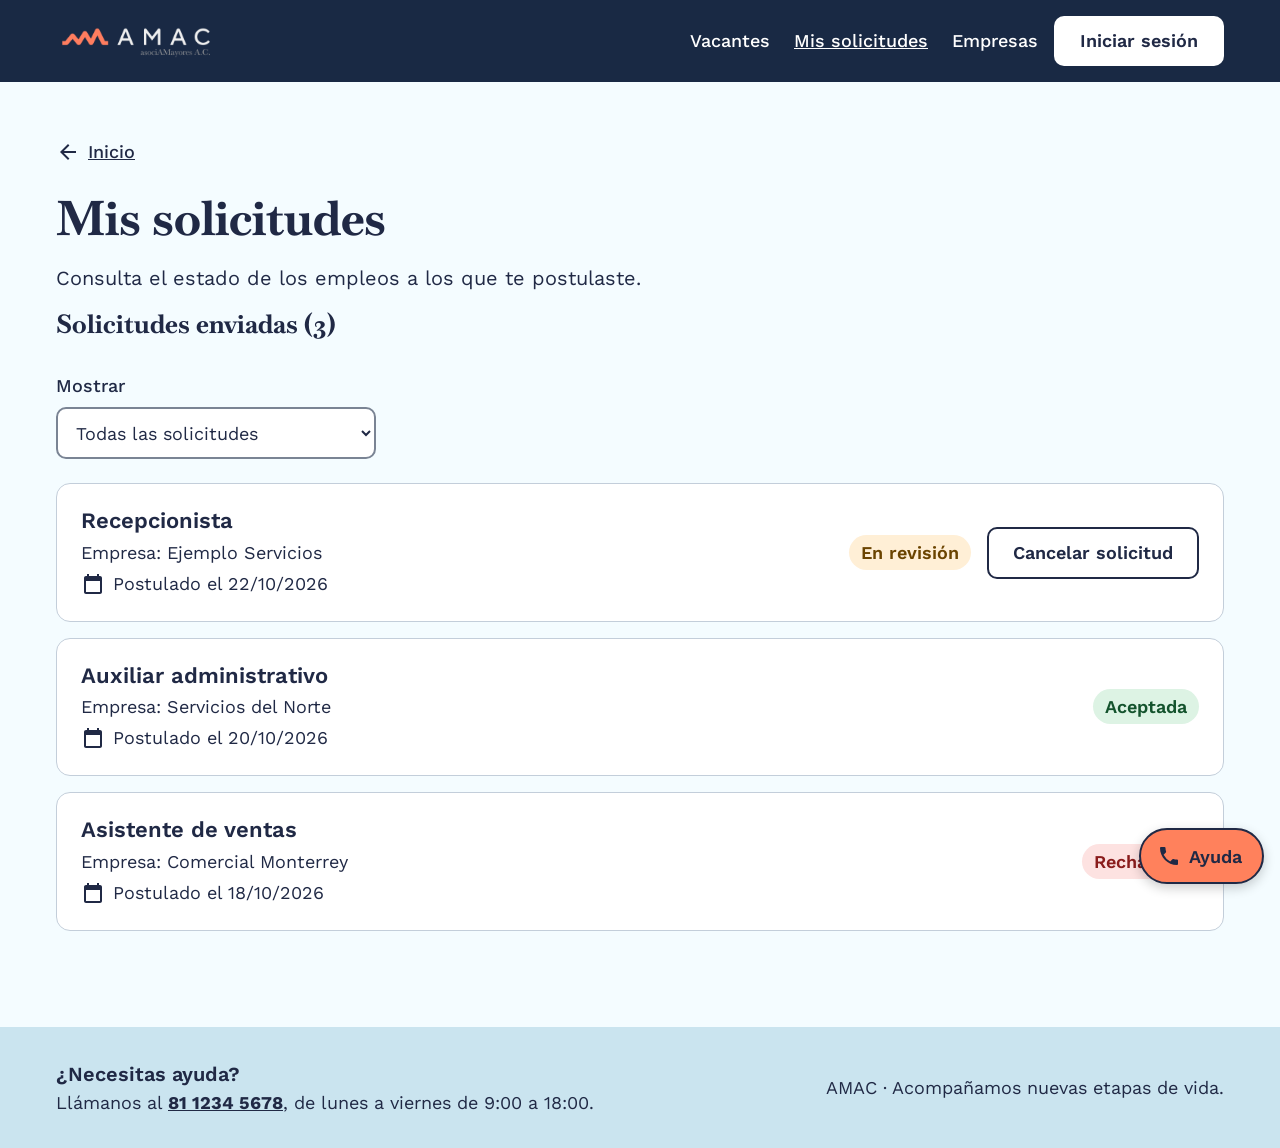
<file: mis-solicitudes.html>
<!DOCTYPE html>
<html lang="es">
<head>
  <meta charset="UTF-8">
  <meta name="viewport" content="width=device-width, initial-scale=1.0">
  <title>Mis solicitudes | AMAC</title>
  <link rel="preconnect" href="https://fonts.googleapis.com">
  <link rel="preconnect" href="https://fonts.gstatic.com" crossorigin>
  <link rel="stylesheet" href="https://fonts.googleapis.com/css2?family=Baskervville:wght@700&amp;family=Work+Sans:wght@400;500;600;700&amp;display=swap">
  <link rel="stylesheet" href="css/variables.css">
  <link rel="stylesheet" href="css/base.css">
  <link rel="stylesheet" href="css/layout.css">
  <link rel="stylesheet" href="css/componentes.css">
</head>
<body>
  <a class="saltar-contenido" href="#principal">Saltar al contenido</a>

  <header class="encabezado">
    <div class="contenedor encabezado__contenido">
      <a class="encabezado__logo" href="index.html">
        <img src="img/logo-amac.svg" alt="AMAC, ir al inicio" width="200" height="48">
      </a>
      <nav class="navegacion" aria-label="Navegación principal">
        <ul class="navegacion__lista">
          <li><a class="navegacion__enlace" href="index.html">Vacantes</a></li>
          <li><a class="navegacion__enlace" href="mis-solicitudes.html" aria-current="page">Mis solicitudes</a></li>
          <li><a class="navegacion__enlace" href="empresa-vacantes.html">Empresas</a></li>
          <li><a class="boton boton--claro" href="login.html">Iniciar sesión</a></li>
        </ul>
      </nav>
    </div>
  </header>

  <main id="principal" class="contenedor">
    <a class="enlace-volver" href="index.html"><svg class="icono" viewBox="0 0 24 24" aria-hidden="true" focusable="false"><path d="M20 11H7.83l5.59-5.59L12 4l-8 8 8 8 1.41-1.41L7.83 13H20v-2z"/></svg> Inicio</a>
    <h1>Mis solicitudes</h1>
    <p class="subtitulo">Consulta el estado de los empleos a los que te postulaste.</p>

    <section aria-labelledby="titulo-solicitudes">
      <div class="encabezado-seccion">
        <h2 id="titulo-solicitudes">Solicitudes enviadas (3)</h2>
      </div>
      <form class="filtros" action="mis-solicitudes.html" method="get">
            <div class="campo-formulario">
              <label for="mostrar">Mostrar</label>
              <select id="mostrar" name="mostrar">
                <option value="">Todas las solicitudes</option>
                <option>En revisión</option>
                <option>Aceptadas</option>
                <option>Rechazadas</option>
              </select>
            </div>
      </form>
      <ul class="lista-solicitudes">
        <li>
          <article class="solicitud">
            <div class="solicitud__datos">
              <h3 class="solicitud__titulo">Recepcionista</h3>
              <p>Empresa: Ejemplo Servicios</p>
              <p class="dato"><svg class="icono" viewBox="0 0 24 24" aria-hidden="true" focusable="false"><path d="M19 4h-1V2h-2v2H8V2H6v2H5c-1.11 0-2 .9-2 2v14c0 1.1.89 2 2 2h14c1.1 0 2-.9 2-2V6c0-1.1-.9-2-2-2zm0 16H5V9h14v11z"/></svg><span>Postulado el 22/10/2026</span></p>
            </div>
            <div class="solicitud__estado">
              <span class="etiqueta-estatus etiqueta-estatus--revision">En revisión</span>
              <button class="boton boton--secundario" type="button">Cancelar solicitud <span class="solo-lector">de Recepcionista</span></button>
            </div>
          </article>
        </li>
        <li>
          <article class="solicitud">
            <div class="solicitud__datos">
              <h3 class="solicitud__titulo">Auxiliar administrativo</h3>
              <p>Empresa: Servicios del Norte</p>
              <p class="dato"><svg class="icono" viewBox="0 0 24 24" aria-hidden="true" focusable="false"><path d="M19 4h-1V2h-2v2H8V2H6v2H5c-1.11 0-2 .9-2 2v14c0 1.1.89 2 2 2h14c1.1 0 2-.9 2-2V6c0-1.1-.9-2-2-2zm0 16H5V9h14v11z"/></svg><span>Postulado el 20/10/2026</span></p>
            </div>
            <div class="solicitud__estado">
              <span class="etiqueta-estatus etiqueta-estatus--aceptada">Aceptada</span>
            </div>
          </article>
        </li>
        <li>
          <article class="solicitud">
            <div class="solicitud__datos">
              <h3 class="solicitud__titulo">Asistente de ventas</h3>
              <p>Empresa: Comercial Monterrey</p>
              <p class="dato"><svg class="icono" viewBox="0 0 24 24" aria-hidden="true" focusable="false"><path d="M19 4h-1V2h-2v2H8V2H6v2H5c-1.11 0-2 .9-2 2v14c0 1.1.89 2 2 2h14c1.1 0 2-.9 2-2V6c0-1.1-.9-2-2-2zm0 16H5V9h14v11z"/></svg><span>Postulado el 18/10/2026</span></p>
            </div>
            <div class="solicitud__estado">
              <span class="etiqueta-estatus etiqueta-estatus--rechazada">Rechazada</span>
            </div>
          </article>
        </li>
      </ul>
    </section>
  </main>

  <footer class="pie">
    <div class="contenedor pie__contenido">
      <div>
        <p class="pie__titulo">¿Necesitas ayuda?</p>
        <p class="pie__texto">
          Llámanos al <a class="pie__telefono" href="tel:+528112345678">81 1234 5678</a>,
          de lunes a viernes de 9:00 a 18:00.
        </p>
      </div>
      <p class="pie__texto">AMAC · Acompañamos nuevas etapas de vida.</p>
    </div>
    <a class="boton-ayuda" href="tel:+528112345678">
      <svg class="icono" viewBox="0 0 24 24" aria-hidden="true" focusable="false"><path d="M6.62 10.79a15.05 15.05 0 0 0 6.59 6.59l2.2-2.2a1 1 0 0 1 1.02-.24c1.12.37 2.33.57 3.57.57a1 1 0 0 1 1 1V20a1 1 0 0 1-1 1C10.61 21 3 13.39 3 4a1 1 0 0 1 1-1h3.5a1 1 0 0 1 1 1c0 1.25.2 2.45.57 3.57a1 1 0 0 1-.25 1.02l-2.2 2.2z"/></svg>
      Ayuda <span class="solo-lector">: llamar a AMAC</span>
    </a>
  </footer>
</body>
</html>
</file>
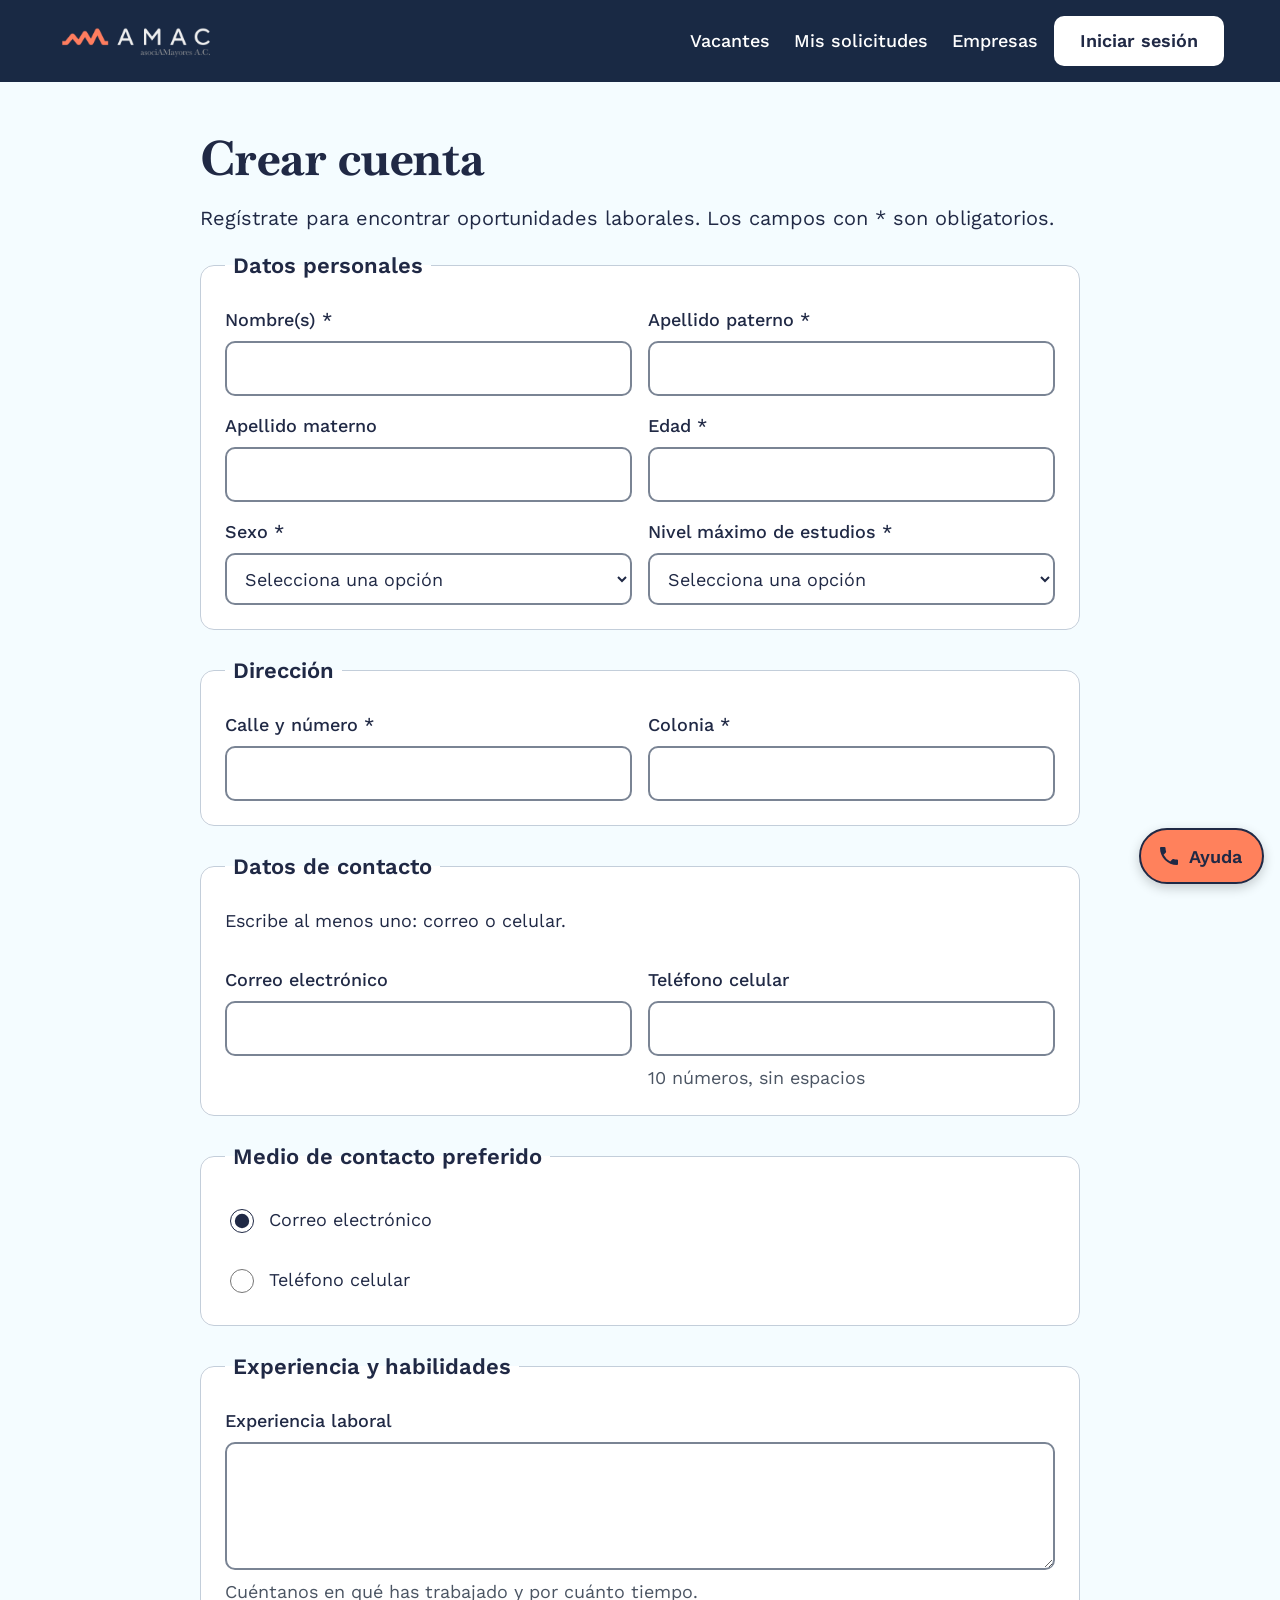
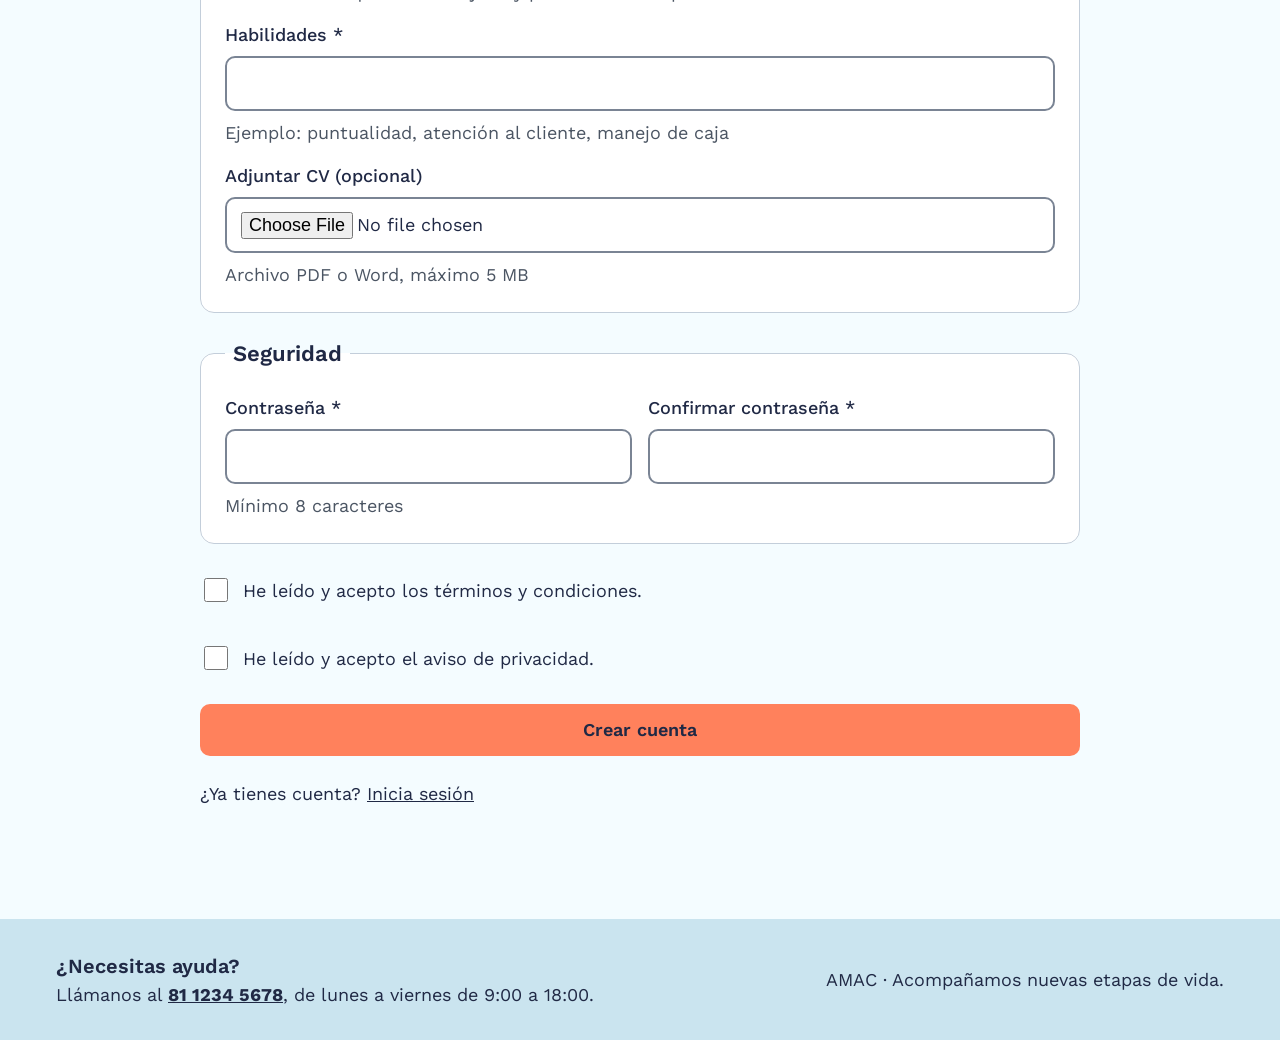
<file: registro-candidato.html>
<!DOCTYPE html>
<html lang="es">
<head>
  <meta charset="UTF-8">
  <meta name="viewport" content="width=device-width, initial-scale=1.0">
  <title>Registro de candidato | AMAC</title>
  <link rel="preconnect" href="https://fonts.googleapis.com">
  <link rel="preconnect" href="https://fonts.gstatic.com" crossorigin>
  <link rel="stylesheet" href="https://fonts.googleapis.com/css2?family=Baskervville:wght@700&amp;family=Work+Sans:wght@400;500;600;700&amp;display=swap">
  <link rel="stylesheet" href="css/variables.css">
  <link rel="stylesheet" href="css/base.css">
  <link rel="stylesheet" href="css/layout.css">
  <link rel="stylesheet" href="css/componentes.css">
</head>
<body>
  <a class="saltar-contenido" href="#principal">Saltar al contenido</a>

  <header class="encabezado">
    <div class="contenedor encabezado__contenido">
      <a class="encabezado__logo" href="index.html">
        <img src="img/logo-amac.svg" alt="AMAC, ir al inicio" width="200" height="48">
      </a>
      <nav class="navegacion" aria-label="Navegación principal">
        <ul class="navegacion__lista">
          <li><a class="navegacion__enlace" href="index.html">Vacantes</a></li>
          <li><a class="navegacion__enlace" href="mis-solicitudes.html">Mis solicitudes</a></li>
          <li><a class="navegacion__enlace" href="empresa-vacantes.html">Empresas</a></li>
          <li><a class="boton boton--claro" href="login.html">Iniciar sesión</a></li>
        </ul>
      </nav>
    </div>
  </header>

  <main id="principal" class="contenedor">
    <div class="contenedor-formulario">
      <h1>Crear cuenta</h1>
      <p class="subtitulo">Regístrate para encontrar oportunidades laborales. Los campos con * son obligatorios.</p>
      <form action="login.html" method="get">
        <fieldset class="grupo-campos">
          <legend>Datos personales</legend>
          <div class="fila-campos">
            <div class="campo-formulario">
              <label for="nombre">Nombre(s) *</label>
              <input type="text" id="nombre" autocomplete="given-name" required>
            </div>
            <div class="campo-formulario">
              <label for="apellido-paterno">Apellido paterno *</label>
              <input type="text" id="apellido-paterno" autocomplete="family-name" required>
            </div>
          </div>
          <div class="fila-campos">
            <div class="campo-formulario">
              <label for="apellido-materno">Apellido materno</label>
              <input type="text" id="apellido-materno">
            </div>
            <div class="campo-formulario">
              <label for="edad">Edad *</label>
              <input type="number" id="edad" required>
            </div>
          </div>
          <div class="fila-campos">
            <div class="campo-formulario">
              <label for="sexo">Sexo *</label>
              <select id="sexo" required>
                <option value="">Selecciona una opción</option>
                <option>Mujer</option>
                <option>Hombre</option>
                <option>Prefiero no decirlo</option>
              </select>
            </div>
            <div class="campo-formulario">
              <label for="estudios">Nivel máximo de estudios *</label>
              <select id="estudios" required>
                <option value="">Selecciona una opción</option>
                <option>Primaria</option>
                <option>Secundaria</option>
                <option>Preparatoria</option>
                <option>Técnico</option>
                <option>Licenciatura</option>
                <option>Posgrado</option>
              </select>
            </div>
          </div>
        </fieldset>
        <fieldset class="grupo-campos">
          <legend>Dirección</legend>
          <div class="fila-campos">
            <div class="campo-formulario">
              <label for="calle">Calle y número *</label>
              <input type="text" id="calle" autocomplete="address-line1" required>
            </div>
            <div class="campo-formulario">
              <label for="colonia">Colonia *</label>
              <input type="text" id="colonia" autocomplete="address-level3" required>
            </div>
          </div>
        </fieldset>
        <fieldset class="grupo-campos">
          <legend>Datos de contacto</legend>
          <p>Escribe al menos uno: correo o celular.</p>
          <div class="fila-campos">
            <div class="campo-formulario">
              <label for="correo">Correo electrónico</label>
              <input type="email" id="correo" autocomplete="email">
            </div>
            <div class="campo-formulario">
              <label for="celular">Teléfono celular</label>
              <input type="tel" id="celular" autocomplete="tel" aria-describedby="celular-ayuda">
              <p class="campo-formulario__ayuda" id="celular-ayuda">10 números, sin espacios</p>
            </div>
          </div>
        </fieldset>
        <fieldset class="grupo-campos">
          <legend>Medio de contacto preferido</legend>
          <label class="opcion"><input type="radio" name="medio" value="correo" checked> Correo electrónico</label>
          <label class="opcion"><input type="radio" name="medio" value="celular"> Teléfono celular</label>
        </fieldset>
        <fieldset class="grupo-campos">
          <legend>Experiencia y habilidades</legend>
            <div class="campo-formulario">
              <label for="experiencia">Experiencia laboral</label>
              <textarea id="experiencia" aria-describedby="experiencia-ayuda"></textarea>
              <p class="campo-formulario__ayuda" id="experiencia-ayuda">Cuéntanos en qué has trabajado y por cuánto tiempo.</p>
            </div>
            <div class="campo-formulario">
              <label for="habilidades">Habilidades *</label>
              <input type="text" id="habilidades" required aria-describedby="habilidades-ayuda">
              <p class="campo-formulario__ayuda" id="habilidades-ayuda">Ejemplo: puntualidad, atención al cliente, manejo de caja</p>
            </div>
            <div class="campo-formulario">
              <label for="cv">Adjuntar CV (opcional)</label>
              <input type="file" id="cv" aria-describedby="cv-ayuda">
              <p class="campo-formulario__ayuda" id="cv-ayuda">Archivo PDF o Word, máximo 5 MB</p>
            </div>
        </fieldset>
        <fieldset class="grupo-campos">
          <legend>Seguridad</legend>
          <div class="fila-campos">
            <div class="campo-formulario">
              <label for="contrasena">Contraseña *</label>
              <input type="password" id="contrasena" autocomplete="new-password" required aria-describedby="contrasena-ayuda">
              <p class="campo-formulario__ayuda" id="contrasena-ayuda">Mínimo 8 caracteres</p>
            </div>
            <div class="campo-formulario">
              <label for="confirmar">Confirmar contraseña *</label>
              <input type="password" id="confirmar" autocomplete="new-password" required>
            </div>
          </div>
        </fieldset>
        <div class="pila">
          <label class="opcion"><input type="checkbox" name="terminos" value="si" required> He leído y acepto los términos y condiciones.</label>
          <label class="opcion"><input type="checkbox" name="privacidad" value="si" required> He leído y acepto el aviso de privacidad.</label>
          <button class="boton boton--primario boton--ancho" type="submit">Crear cuenta</button>
          <p>¿Ya tienes cuenta? <a href="login.html">Inicia sesión</a></p>
        </div>
      </form>
    </div>
  </main>

  <footer class="pie">
    <div class="contenedor pie__contenido">
      <div>
        <p class="pie__titulo">¿Necesitas ayuda?</p>
        <p class="pie__texto">
          Llámanos al <a class="pie__telefono" href="tel:+528112345678">81 1234 5678</a>,
          de lunes a viernes de 9:00 a 18:00.
        </p>
      </div>
      <p class="pie__texto">AMAC · Acompañamos nuevas etapas de vida.</p>
    </div>
    <a class="boton-ayuda" href="tel:+528112345678">
      <svg class="icono" viewBox="0 0 24 24" aria-hidden="true" focusable="false"><path d="M6.62 10.79a15.05 15.05 0 0 0 6.59 6.59l2.2-2.2a1 1 0 0 1 1.02-.24c1.12.37 2.33.57 3.57.57a1 1 0 0 1 1 1V20a1 1 0 0 1-1 1C10.61 21 3 13.39 3 4a1 1 0 0 1 1-1h3.5a1 1 0 0 1 1 1c0 1.25.2 2.45.57 3.57a1 1 0 0 1-.25 1.02l-2.2 2.2z"/></svg>
      Ayuda <span class="solo-lector">: llamar a AMAC</span>
    </a>
  </footer>
</body>
</html>
</file>
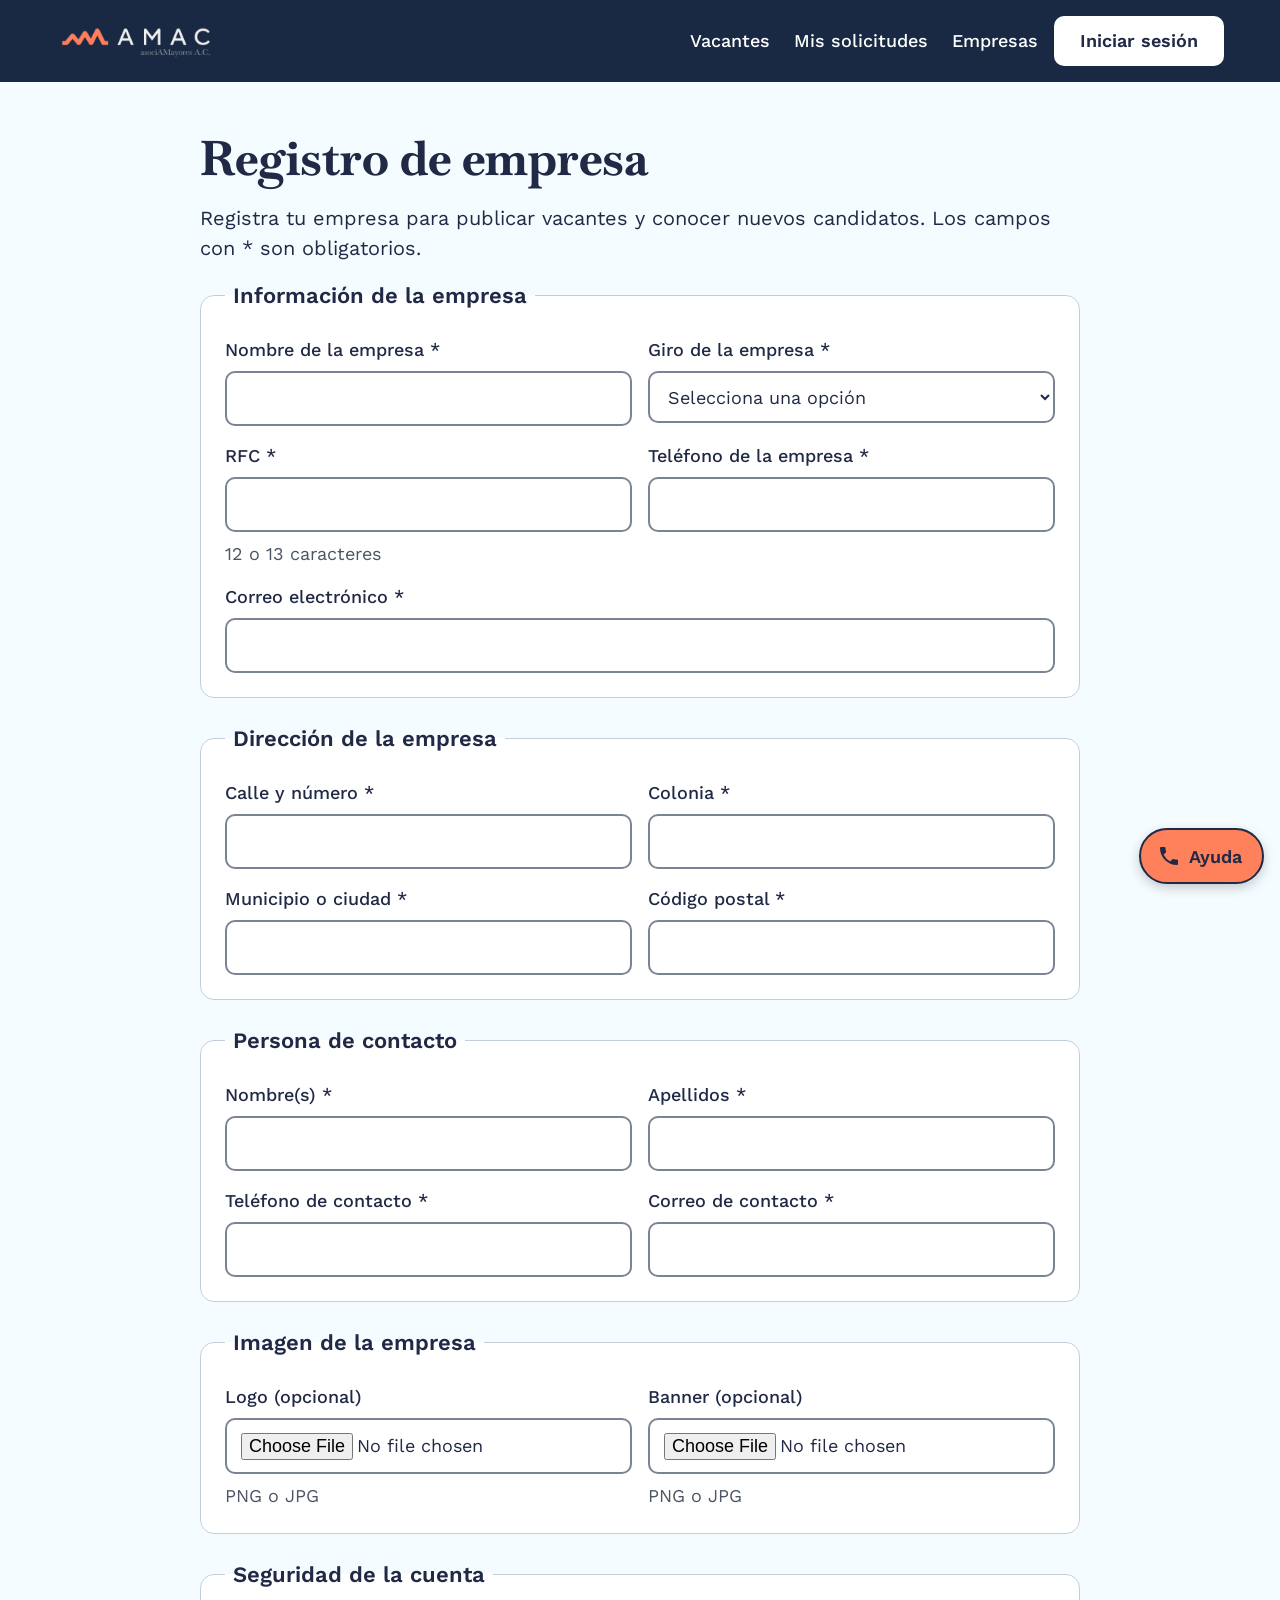
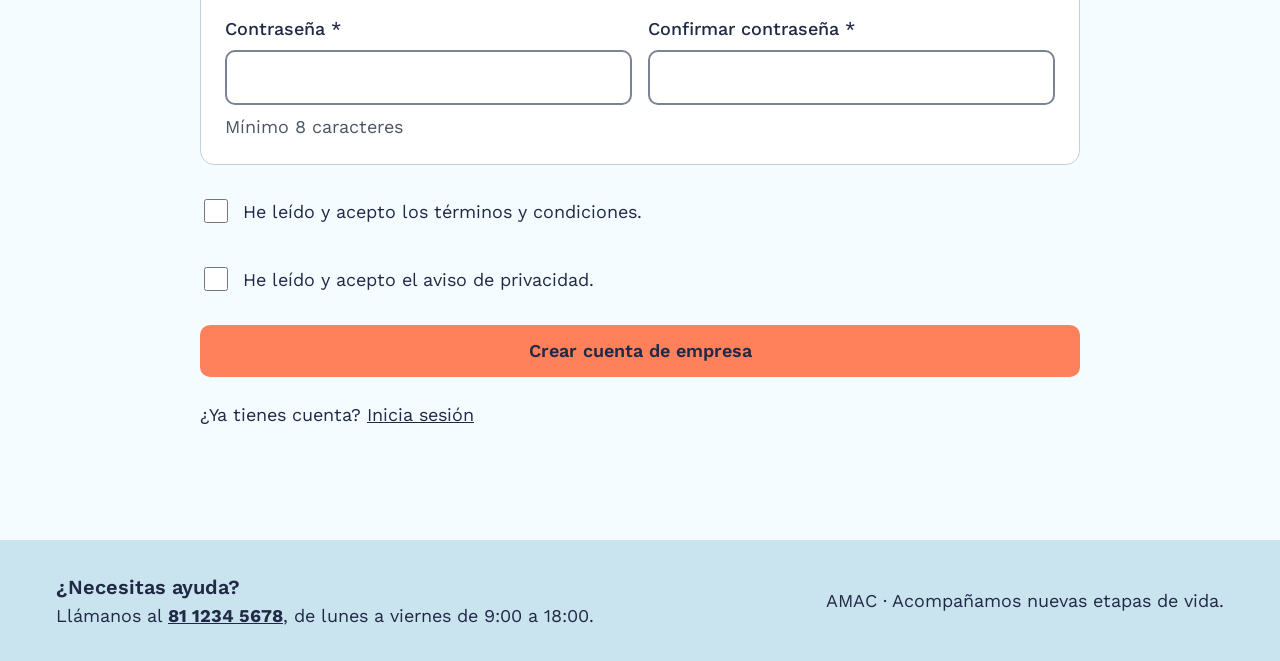
<file: registro-empresa.html>
<!DOCTYPE html>
<html lang="es">
<head>
  <meta charset="UTF-8">
  <meta name="viewport" content="width=device-width, initial-scale=1.0">
  <title>Registro de empresa | AMAC</title>
  <link rel="preconnect" href="https://fonts.googleapis.com">
  <link rel="preconnect" href="https://fonts.gstatic.com" crossorigin>
  <link rel="stylesheet" href="https://fonts.googleapis.com/css2?family=Baskervville:wght@700&amp;family=Work+Sans:wght@400;500;600;700&amp;display=swap">
  <link rel="stylesheet" href="css/variables.css">
  <link rel="stylesheet" href="css/base.css">
  <link rel="stylesheet" href="css/layout.css">
  <link rel="stylesheet" href="css/componentes.css">
</head>
<body>
  <a class="saltar-contenido" href="#principal">Saltar al contenido</a>

  <header class="encabezado">
    <div class="contenedor encabezado__contenido">
      <a class="encabezado__logo" href="index.html">
        <img src="img/logo-amac.svg" alt="AMAC, ir al inicio" width="200" height="48">
      </a>
      <nav class="navegacion" aria-label="Navegación principal">
        <ul class="navegacion__lista">
          <li><a class="navegacion__enlace" href="index.html">Vacantes</a></li>
          <li><a class="navegacion__enlace" href="mis-solicitudes.html">Mis solicitudes</a></li>
          <li><a class="navegacion__enlace" href="empresa-vacantes.html">Empresas</a></li>
          <li><a class="boton boton--claro" href="login.html">Iniciar sesión</a></li>
        </ul>
      </nav>
    </div>
  </header>

  <main id="principal" class="contenedor">
    <div class="contenedor-formulario">
      <h1>Registro de empresa</h1>
      <p class="subtitulo">Registra tu empresa para publicar vacantes y conocer nuevos candidatos. Los campos con * son obligatorios.</p>
      <form action="empresa-vacantes.html" method="get">
        <fieldset class="grupo-campos">
          <legend>Información de la empresa</legend>
          <div class="fila-campos">
            <div class="campo-formulario">
              <label for="empresa">Nombre de la empresa *</label>
              <input type="text" id="empresa" autocomplete="organization" required>
            </div>
            <div class="campo-formulario">
              <label for="giro">Giro de la empresa *</label>
              <select id="giro" required>
                <option value="">Selecciona una opción</option>
                <option>Servicios</option>
                <option>Comercio</option>
                <option>Industria</option>
                <option>Otro</option>
              </select>
            </div>
          </div>
          <div class="fila-campos">
            <div class="campo-formulario">
              <label for="rfc">RFC *</label>
              <input type="text" id="rfc" required aria-describedby="rfc-ayuda">
              <p class="campo-formulario__ayuda" id="rfc-ayuda">12 o 13 caracteres</p>
            </div>
            <div class="campo-formulario">
              <label for="telefono-empresa">Teléfono de la empresa *</label>
              <input type="tel" id="telefono-empresa" autocomplete="tel" required>
            </div>
          </div>
            <div class="campo-formulario">
              <label for="correo-empresa">Correo electrónico *</label>
              <input type="email" id="correo-empresa" autocomplete="email" required>
            </div>
        </fieldset>
        <fieldset class="grupo-campos">
          <legend>Dirección de la empresa</legend>
          <div class="fila-campos">
            <div class="campo-formulario">
              <label for="calle-empresa">Calle y número *</label>
              <input type="text" id="calle-empresa" autocomplete="address-line1" required>
            </div>
            <div class="campo-formulario">
              <label for="colonia-empresa">Colonia *</label>
              <input type="text" id="colonia-empresa" autocomplete="address-level3" required>
            </div>
          </div>
          <div class="fila-campos">
            <div class="campo-formulario">
              <label for="municipio">Municipio o ciudad *</label>
              <input type="text" id="municipio" autocomplete="address-level2" required>
            </div>
            <div class="campo-formulario">
              <label for="cp">Código postal *</label>
              <input type="text" id="cp" autocomplete="postal-code" required>
            </div>
          </div>
        </fieldset>
        <fieldset class="grupo-campos">
          <legend>Persona de contacto</legend>
          <div class="fila-campos">
            <div class="campo-formulario">
              <label for="contacto-nombre">Nombre(s) *</label>
              <input type="text" id="contacto-nombre" autocomplete="given-name" required>
            </div>
            <div class="campo-formulario">
              <label for="contacto-apellido">Apellidos *</label>
              <input type="text" id="contacto-apellido" autocomplete="family-name" required>
            </div>
          </div>
          <div class="fila-campos">
            <div class="campo-formulario">
              <label for="contacto-telefono">Teléfono de contacto *</label>
              <input type="tel" id="contacto-telefono" autocomplete="tel" required>
            </div>
            <div class="campo-formulario">
              <label for="contacto-correo">Correo de contacto *</label>
              <input type="email" id="contacto-correo" autocomplete="email" required>
            </div>
          </div>
        </fieldset>
        <fieldset class="grupo-campos">
          <legend>Imagen de la empresa</legend>
          <div class="fila-campos">
            <div class="campo-formulario">
              <label for="logo">Logo (opcional)</label>
              <input type="file" id="logo" aria-describedby="logo-ayuda">
              <p class="campo-formulario__ayuda" id="logo-ayuda">PNG o JPG</p>
            </div>
            <div class="campo-formulario">
              <label for="banner">Banner (opcional)</label>
              <input type="file" id="banner" aria-describedby="banner-ayuda">
              <p class="campo-formulario__ayuda" id="banner-ayuda">PNG o JPG</p>
            </div>
          </div>
        </fieldset>
        <fieldset class="grupo-campos">
          <legend>Seguridad de la cuenta</legend>
          <div class="fila-campos">
            <div class="campo-formulario">
              <label for="contrasena-empresa">Contraseña *</label>
              <input type="password" id="contrasena-empresa" autocomplete="new-password" required aria-describedby="contrasena-empresa-ayuda">
              <p class="campo-formulario__ayuda" id="contrasena-empresa-ayuda">Mínimo 8 caracteres</p>
            </div>
            <div class="campo-formulario">
              <label for="confirmar-empresa">Confirmar contraseña *</label>
              <input type="password" id="confirmar-empresa" autocomplete="new-password" required>
            </div>
          </div>
        </fieldset>
        <div class="pila">
          <label class="opcion"><input type="checkbox" name="terminos" value="si" required> He leído y acepto los términos y condiciones.</label>
          <label class="opcion"><input type="checkbox" name="privacidad" value="si" required> He leído y acepto el aviso de privacidad.</label>
          <button class="boton boton--primario boton--ancho" type="submit">Crear cuenta de empresa</button>
          <p>¿Ya tienes cuenta? <a href="login.html">Inicia sesión</a></p>
        </div>
      </form>
    </div>
  </main>

  <footer class="pie">
    <div class="contenedor pie__contenido">
      <div>
        <p class="pie__titulo">¿Necesitas ayuda?</p>
        <p class="pie__texto">
          Llámanos al <a class="pie__telefono" href="tel:+528112345678">81 1234 5678</a>,
          de lunes a viernes de 9:00 a 18:00.
        </p>
      </div>
      <p class="pie__texto">AMAC · Acompañamos nuevas etapas de vida.</p>
    </div>
    <a class="boton-ayuda" href="tel:+528112345678">
      <svg class="icono" viewBox="0 0 24 24" aria-hidden="true" focusable="false"><path d="M6.62 10.79a15.05 15.05 0 0 0 6.59 6.59l2.2-2.2a1 1 0 0 1 1.02-.24c1.12.37 2.33.57 3.57.57a1 1 0 0 1 1 1V20a1 1 0 0 1-1 1C10.61 21 3 13.39 3 4a1 1 0 0 1 1-1h3.5a1 1 0 0 1 1 1c0 1.25.2 2.45.57 3.57a1 1 0 0 1-.25 1.02l-2.2 2.2z"/></svg>
      Ayuda <span class="solo-lector">: llamar a AMAC</span>
    </a>
  </footer>
</body>
</html>
</file>
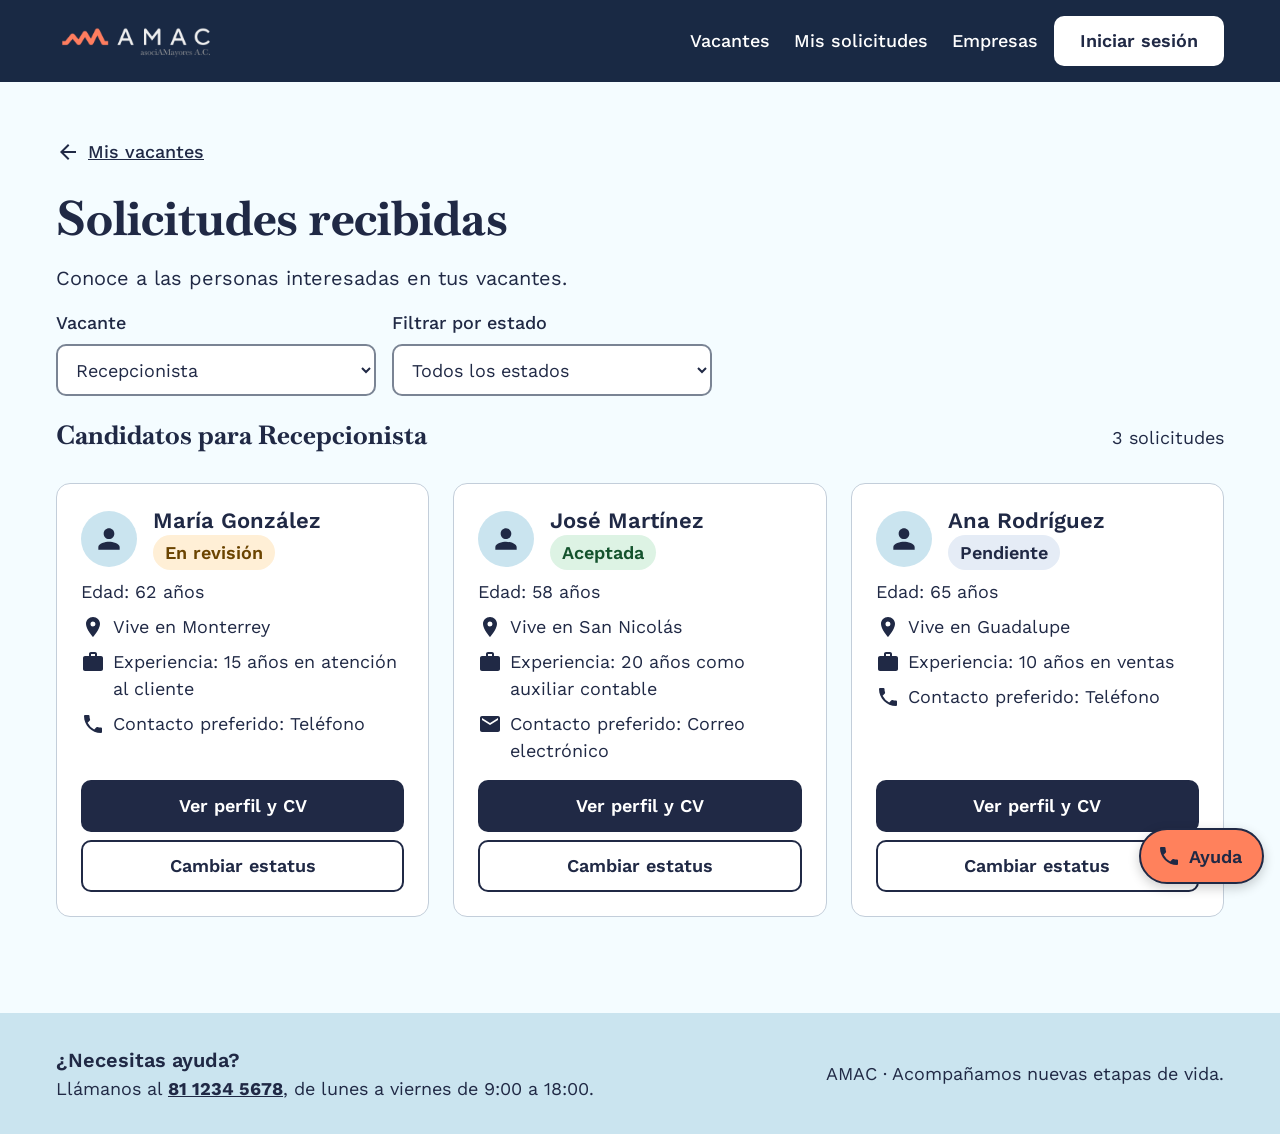
<file: solicitudes-recibidas.html>
<!DOCTYPE html>
<html lang="es">
<head>
  <meta charset="UTF-8">
  <meta name="viewport" content="width=device-width, initial-scale=1.0">
  <title>Solicitudes recibidas | AMAC</title>
  <link rel="preconnect" href="https://fonts.googleapis.com">
  <link rel="preconnect" href="https://fonts.gstatic.com" crossorigin>
  <link rel="stylesheet" href="https://fonts.googleapis.com/css2?family=Baskervville:wght@700&amp;family=Work+Sans:wght@400;500;600;700&amp;display=swap">
  <link rel="stylesheet" href="css/variables.css">
  <link rel="stylesheet" href="css/base.css">
  <link rel="stylesheet" href="css/layout.css">
  <link rel="stylesheet" href="css/componentes.css">
</head>
<body>
  <a class="saltar-contenido" href="#principal">Saltar al contenido</a>

  <header class="encabezado">
    <div class="contenedor encabezado__contenido">
      <a class="encabezado__logo" href="index.html">
        <img src="img/logo-amac.svg" alt="AMAC, ir al inicio" width="200" height="48">
      </a>
      <nav class="navegacion" aria-label="Navegación principal">
        <ul class="navegacion__lista">
          <li><a class="navegacion__enlace" href="index.html">Vacantes</a></li>
          <li><a class="navegacion__enlace" href="mis-solicitudes.html">Mis solicitudes</a></li>
          <li><a class="navegacion__enlace" href="empresa-vacantes.html">Empresas</a></li>
          <li><a class="boton boton--claro" href="login.html">Iniciar sesión</a></li>
        </ul>
      </nav>
    </div>
  </header>

  <main id="principal" class="contenedor">
    <a class="enlace-volver" href="empresa-vacantes.html"><svg class="icono" viewBox="0 0 24 24" aria-hidden="true" focusable="false"><path d="M20 11H7.83l5.59-5.59L12 4l-8 8 8 8 1.41-1.41L7.83 13H20v-2z"/></svg> Mis vacantes</a>
    <h1>Solicitudes recibidas</h1>
    <p class="subtitulo">Conoce a las personas interesadas en tus vacantes.</p>

    <form class="filtros" action="solicitudes-recibidas.html" method="get">
            <div class="campo-formulario">
              <label for="vacante">Vacante</label>
              <select id="vacante" name="vacante">
                <option value="">Recepcionista</option>
                <option>Auxiliar administrativo</option>
                <option>Asistente de ventas</option>
              </select>
            </div>
            <div class="campo-formulario">
              <label for="estado">Filtrar por estado</label>
              <select id="estado" name="estado">
                <option value="">Todos los estados</option>
                <option>En revisión</option>
                <option>Aceptada</option>
                <option>Rechazada</option>
                <option>Pendiente</option>
              </select>
            </div>
    </form>

    <section aria-labelledby="titulo-candidatos">
      <div class="encabezado-seccion">
        <h2 id="titulo-candidatos">Candidatos para Recepcionista</h2>
        <p>3 solicitudes</p>
      </div>
      <ul class="lista-candidatos">
        <li>
          <article class="candidato">
            <div class="candidato__encabezado">
              <span class="avatar"><svg class="icono" viewBox="0 0 24 24" aria-hidden="true" focusable="false"><path d="M12 12c2.21 0 4-1.79 4-4s-1.79-4-4-4-4 1.79-4 4 1.79 4 4 4zm0 2c-2.67 0-8 1.34-8 4v2h16v-2c0-2.66-5.33-4-8-4z"/></svg></span>
              <div>
                <h3 class="candidato__nombre">María González</h3>
                <span class="etiqueta-estatus etiqueta-estatus--revision">En revisión</span>
              </div>
            </div>
            <p>Edad: 62 años</p>
            <p class="dato"><svg class="icono" viewBox="0 0 24 24" aria-hidden="true" focusable="false"><path d="M12 2C8.13 2 5 5.13 5 9c0 5.25 7 13 7 13s7-7.75 7-13c0-3.87-3.13-7-7-7zm0 9.5a2.5 2.5 0 1 1 0-5 2.5 2.5 0 0 1 0 5z"/></svg><span>Vive en Monterrey</span></p>
            <p class="dato"><svg class="icono" viewBox="0 0 24 24" aria-hidden="true" focusable="false"><path d="M20 6h-4V4c0-1.11-.89-2-2-2h-4c-1.11 0-2 .89-2 2v2H4c-1.11 0-1.99.89-1.99 2L2 19c0 1.11.89 2 2 2h16c1.11 0 2-.89 2-2V8c0-1.11-.89-2-2-2zm-6 0h-4V4h4v2z"/></svg><span>Experiencia: 15 años en atención al cliente</span></p>
            <p class="dato"><svg class="icono" viewBox="0 0 24 24" aria-hidden="true" focusable="false"><path d="M6.62 10.79a15.05 15.05 0 0 0 6.59 6.59l2.2-2.2a1 1 0 0 1 1.02-.24c1.12.37 2.33.57 3.57.57a1 1 0 0 1 1 1V20a1 1 0 0 1-1 1C10.61 21 3 13.39 3 4a1 1 0 0 1 1-1h3.5a1 1 0 0 1 1 1c0 1.25.2 2.45.57 3.57a1 1 0 0 1-.25 1.02l-2.2 2.2z"/></svg><span>Contacto preferido: Teléfono</span></p>
            <div class="candidato__acciones">
              <button class="boton boton--oscuro" type="button">Ver perfil y CV <span class="solo-lector">de María González</span></button>
              <button class="boton boton--secundario" type="button">Cambiar estatus <span class="solo-lector">de María González</span></button>
            </div>
          </article>
        </li>
        <li>
          <article class="candidato">
            <div class="candidato__encabezado">
              <span class="avatar"><svg class="icono" viewBox="0 0 24 24" aria-hidden="true" focusable="false"><path d="M12 12c2.21 0 4-1.79 4-4s-1.79-4-4-4-4 1.79-4 4 1.79 4 4 4zm0 2c-2.67 0-8 1.34-8 4v2h16v-2c0-2.66-5.33-4-8-4z"/></svg></span>
              <div>
                <h3 class="candidato__nombre">José Martínez</h3>
                <span class="etiqueta-estatus etiqueta-estatus--aceptada">Aceptada</span>
              </div>
            </div>
            <p>Edad: 58 años</p>
            <p class="dato"><svg class="icono" viewBox="0 0 24 24" aria-hidden="true" focusable="false"><path d="M12 2C8.13 2 5 5.13 5 9c0 5.25 7 13 7 13s7-7.75 7-13c0-3.87-3.13-7-7-7zm0 9.5a2.5 2.5 0 1 1 0-5 2.5 2.5 0 0 1 0 5z"/></svg><span>Vive en San Nicolás</span></p>
            <p class="dato"><svg class="icono" viewBox="0 0 24 24" aria-hidden="true" focusable="false"><path d="M20 6h-4V4c0-1.11-.89-2-2-2h-4c-1.11 0-2 .89-2 2v2H4c-1.11 0-1.99.89-1.99 2L2 19c0 1.11.89 2 2 2h16c1.11 0 2-.89 2-2V8c0-1.11-.89-2-2-2zm-6 0h-4V4h4v2z"/></svg><span>Experiencia: 20 años como auxiliar contable</span></p>
            <p class="dato"><svg class="icono" viewBox="0 0 24 24" aria-hidden="true" focusable="false"><path d="M20 4H4c-1.1 0-2 .9-2 2v12c0 1.1.9 2 2 2h16c1.1 0 2-.9 2-2V6c0-1.1-.9-2-2-2zm0 4-8 5-8-5V6l8 5 8-5v2z"/></svg><span>Contacto preferido: Correo electrónico</span></p>
            <div class="candidato__acciones">
              <button class="boton boton--oscuro" type="button">Ver perfil y CV <span class="solo-lector">de José Martínez</span></button>
              <button class="boton boton--secundario" type="button">Cambiar estatus <span class="solo-lector">de José Martínez</span></button>
            </div>
          </article>
        </li>
        <li>
          <article class="candidato">
            <div class="candidato__encabezado">
              <span class="avatar"><svg class="icono" viewBox="0 0 24 24" aria-hidden="true" focusable="false"><path d="M12 12c2.21 0 4-1.79 4-4s-1.79-4-4-4-4 1.79-4 4 1.79 4 4 4zm0 2c-2.67 0-8 1.34-8 4v2h16v-2c0-2.66-5.33-4-8-4z"/></svg></span>
              <div>
                <h3 class="candidato__nombre">Ana Rodríguez</h3>
                <span class="etiqueta-estatus etiqueta-estatus--pendiente">Pendiente</span>
              </div>
            </div>
            <p>Edad: 65 años</p>
            <p class="dato"><svg class="icono" viewBox="0 0 24 24" aria-hidden="true" focusable="false"><path d="M12 2C8.13 2 5 5.13 5 9c0 5.25 7 13 7 13s7-7.75 7-13c0-3.87-3.13-7-7-7zm0 9.5a2.5 2.5 0 1 1 0-5 2.5 2.5 0 0 1 0 5z"/></svg><span>Vive en Guadalupe</span></p>
            <p class="dato"><svg class="icono" viewBox="0 0 24 24" aria-hidden="true" focusable="false"><path d="M20 6h-4V4c0-1.11-.89-2-2-2h-4c-1.11 0-2 .89-2 2v2H4c-1.11 0-1.99.89-1.99 2L2 19c0 1.11.89 2 2 2h16c1.11 0 2-.89 2-2V8c0-1.11-.89-2-2-2zm-6 0h-4V4h4v2z"/></svg><span>Experiencia: 10 años en ventas</span></p>
            <p class="dato"><svg class="icono" viewBox="0 0 24 24" aria-hidden="true" focusable="false"><path d="M6.62 10.79a15.05 15.05 0 0 0 6.59 6.59l2.2-2.2a1 1 0 0 1 1.02-.24c1.12.37 2.33.57 3.57.57a1 1 0 0 1 1 1V20a1 1 0 0 1-1 1C10.61 21 3 13.39 3 4a1 1 0 0 1 1-1h3.5a1 1 0 0 1 1 1c0 1.25.2 2.45.57 3.57a1 1 0 0 1-.25 1.02l-2.2 2.2z"/></svg><span>Contacto preferido: Teléfono</span></p>
            <div class="candidato__acciones">
              <button class="boton boton--oscuro" type="button">Ver perfil y CV <span class="solo-lector">de Ana Rodríguez</span></button>
              <button class="boton boton--secundario" type="button">Cambiar estatus <span class="solo-lector">de Ana Rodríguez</span></button>
            </div>
          </article>
        </li>
      </ul>
    </section>
  </main>

  <footer class="pie">
    <div class="contenedor pie__contenido">
      <div>
        <p class="pie__titulo">¿Necesitas ayuda?</p>
        <p class="pie__texto">
          Llámanos al <a class="pie__telefono" href="tel:+528112345678">81 1234 5678</a>,
          de lunes a viernes de 9:00 a 18:00.
        </p>
      </div>
      <p class="pie__texto">AMAC · Acompañamos nuevas etapas de vida.</p>
    </div>
    <a class="boton-ayuda" href="tel:+528112345678">
      <svg class="icono" viewBox="0 0 24 24" aria-hidden="true" focusable="false"><path d="M6.62 10.79a15.05 15.05 0 0 0 6.59 6.59l2.2-2.2a1 1 0 0 1 1.02-.24c1.12.37 2.33.57 3.57.57a1 1 0 0 1 1 1V20a1 1 0 0 1-1 1C10.61 21 3 13.39 3 4a1 1 0 0 1 1-1h3.5a1 1 0 0 1 1 1c0 1.25.2 2.45.57 3.57a1 1 0 0 1-.25 1.02l-2.2 2.2z"/></svg>
      Ayuda <span class="solo-lector">: llamar a AMAC</span>
    </a>
  </footer>
</body>
</html>
</file>
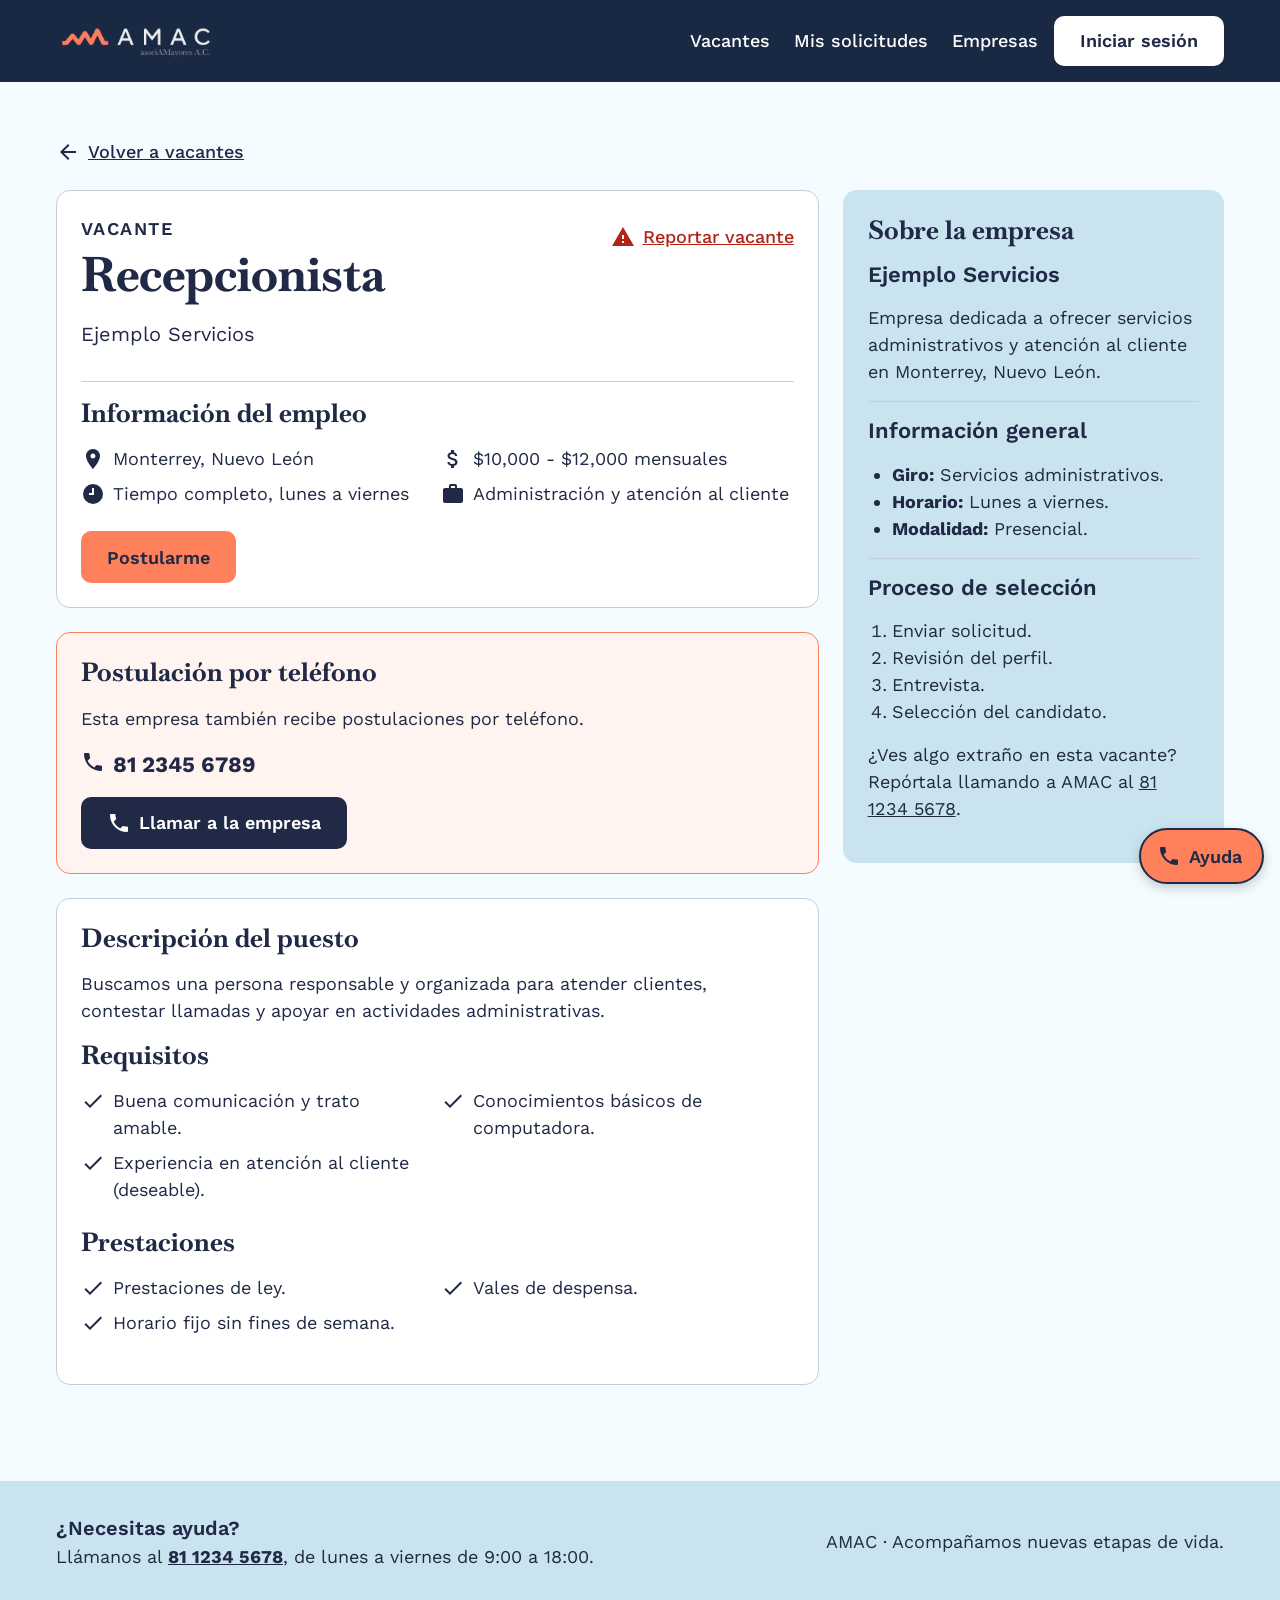
<file: vacante.html>
<!DOCTYPE html>
<html lang="es">
<head>
  <meta charset="UTF-8">
  <meta name="viewport" content="width=device-width, initial-scale=1.0">
  <title>Recepcionista | AMAC</title>
  <link rel="preconnect" href="https://fonts.googleapis.com">
  <link rel="preconnect" href="https://fonts.gstatic.com" crossorigin>
  <link rel="stylesheet" href="https://fonts.googleapis.com/css2?family=Baskervville:wght@700&amp;family=Work+Sans:wght@400;500;600;700&amp;display=swap">
  <link rel="stylesheet" href="css/variables.css">
  <link rel="stylesheet" href="css/base.css">
  <link rel="stylesheet" href="css/layout.css">
  <link rel="stylesheet" href="css/componentes.css">
</head>
<body>
  <a class="saltar-contenido" href="#principal">Saltar al contenido</a>

  <header class="encabezado">
    <div class="contenedor encabezado__contenido">
      <a class="encabezado__logo" href="index.html">
        <img src="img/logo-amac.svg" alt="AMAC, ir al inicio" width="200" height="48">
      </a>
      <nav class="navegacion" aria-label="Navegación principal">
        <ul class="navegacion__lista">
          <li><a class="navegacion__enlace" href="index.html">Vacantes</a></li>
          <li><a class="navegacion__enlace" href="mis-solicitudes.html">Mis solicitudes</a></li>
          <li><a class="navegacion__enlace" href="empresa-vacantes.html">Empresas</a></li>
          <li><a class="boton boton--claro" href="login.html">Iniciar sesión</a></li>
        </ul>
      </nav>
    </div>
  </header>

  <main id="principal" class="contenedor">
    <a class="enlace-volver" href="index.html"><svg class="icono" viewBox="0 0 24 24" aria-hidden="true" focusable="false"><path d="M20 11H7.83l5.59-5.59L12 4l-8 8 8 8 1.41-1.41L7.83 13H20v-2z"/></svg> Volver a vacantes</a>

    <div class="columnas">
      <div class="pila">
        <article class="tarjeta" aria-labelledby="titulo-vacante">
          <div class="vacante-encabezado">
            <div>
              <p class="etiqueta-seccion">Vacante</p>
              <h1 id="titulo-vacante">Recepcionista</h1>
              <p class="subtitulo">Ejemplo Servicios</p>
            </div>
            <a class="enlace-alerta" href="#reportar"><svg class="icono" viewBox="0 0 24 24" aria-hidden="true" focusable="false"><path d="M1 21h22L12 2 1 21zm12-3h-2v-2h2v2zm0-4h-2v-4h2v4z"/></svg> Reportar vacante</a>
          </div>
          <hr class="divisor">
          <h2>Información del empleo</h2>
          <ul class="lista-datos">
            <li class="dato"><svg class="icono" viewBox="0 0 24 24" aria-hidden="true" focusable="false"><path d="M12 2C8.13 2 5 5.13 5 9c0 5.25 7 13 7 13s7-7.75 7-13c0-3.87-3.13-7-7-7zm0 9.5a2.5 2.5 0 1 1 0-5 2.5 2.5 0 0 1 0 5z"/></svg><span><span class="solo-lector">Ubicación: </span>Monterrey, Nuevo León</span></li>
            <li class="dato"><svg class="icono" viewBox="0 0 24 24" aria-hidden="true" focusable="false"><path d="M11.8 10.9c-2.27-.59-3-1.2-3-2.15 0-1.09 1.01-1.85 2.7-1.85 1.78 0 2.44.85 2.5 2.1h2.21c-.07-1.72-1.12-3.3-3.21-3.81V3h-3v2.16c-1.94.42-3.5 1.68-3.5 3.61 0 2.31 1.91 3.46 4.7 4.13 2.5.6 3 1.48 3 2.41 0 .69-.49 1.79-2.7 1.79-2.06 0-2.87-.92-2.98-2.1h-2.2c.12 2.19 1.76 3.42 3.68 3.83V21h3v-2.15c1.95-.37 3.5-1.5 3.5-3.55 0-2.84-2.43-3.81-4.7-4.4z"/></svg><span><span class="solo-lector">Sueldo: </span>$10,000 - $12,000 mensuales</span></li>
            <li class="dato"><svg class="icono" viewBox="0 0 24 24" aria-hidden="true" focusable="false"><path d="M12 2a10 10 0 1 0 0 20 10 10 0 0 0 0-20zm1 11H8v-2h3V6h2v7z"/></svg><span><span class="solo-lector">Horario: </span>Tiempo completo, lunes a viernes</span></li>
            <li class="dato"><svg class="icono" viewBox="0 0 24 24" aria-hidden="true" focusable="false"><path d="M20 6h-4V4c0-1.11-.89-2-2-2h-4c-1.11 0-2 .89-2 2v2H4c-1.11 0-1.99.89-1.99 2L2 19c0 1.11.89 2 2 2h16c1.11 0 2-.89 2-2V8c0-1.11-.89-2-2-2zm-6 0h-4V4h4v2z"/></svg><span><span class="solo-lector">Categoría: </span>Administración y atención al cliente</span></li>
          </ul>
          <a class="boton boton--primario" href="confirmacion.html">Postularme</a>
        </article>

        <section class="tarjeta tarjeta--destacada" aria-labelledby="titulo-telefono">
          <h2 id="titulo-telefono">Postulación por teléfono</h2>
          <p>Esta empresa también recibe postulaciones por teléfono.</p>
          <p class="dato telefono-destacado"><svg class="icono" viewBox="0 0 24 24" aria-hidden="true" focusable="false"><path d="M6.62 10.79a15.05 15.05 0 0 0 6.59 6.59l2.2-2.2a1 1 0 0 1 1.02-.24c1.12.37 2.33.57 3.57.57a1 1 0 0 1 1 1V20a1 1 0 0 1-1 1C10.61 21 3 13.39 3 4a1 1 0 0 1 1-1h3.5a1 1 0 0 1 1 1c0 1.25.2 2.45.57 3.57a1 1 0 0 1-.25 1.02l-2.2 2.2z"/></svg><span>81 2345 6789</span></p>
          <a class="boton boton--oscuro" href="tel:+528123456789"><svg class="icono" viewBox="0 0 24 24" aria-hidden="true" focusable="false"><path d="M6.62 10.79a15.05 15.05 0 0 0 6.59 6.59l2.2-2.2a1 1 0 0 1 1.02-.24c1.12.37 2.33.57 3.57.57a1 1 0 0 1 1 1V20a1 1 0 0 1-1 1C10.61 21 3 13.39 3 4a1 1 0 0 1 1-1h3.5a1 1 0 0 1 1 1c0 1.25.2 2.45.57 3.57a1 1 0 0 1-.25 1.02l-2.2 2.2z"/></svg> Llamar a la empresa</a>
        </section>

        <section class="tarjeta" aria-labelledby="titulo-descripcion">
          <h2 id="titulo-descripcion">Descripción del puesto</h2>
          <p>Buscamos una persona responsable y organizada para atender clientes, contestar llamadas y apoyar en actividades administrativas.</p>
          <h2>Requisitos</h2>
          <ul class="lista-datos">
            <li class="dato"><svg class="icono" viewBox="0 0 24 24" aria-hidden="true" focusable="false"><path d="M9 16.17 4.83 12l-1.42 1.41L9 19 21 7l-1.41-1.41z"/></svg><span>Buena comunicación y trato amable.</span></li>
            <li class="dato"><svg class="icono" viewBox="0 0 24 24" aria-hidden="true" focusable="false"><path d="M9 16.17 4.83 12l-1.42 1.41L9 19 21 7l-1.41-1.41z"/></svg><span>Conocimientos básicos de computadora.</span></li>
            <li class="dato"><svg class="icono" viewBox="0 0 24 24" aria-hidden="true" focusable="false"><path d="M9 16.17 4.83 12l-1.42 1.41L9 19 21 7l-1.41-1.41z"/></svg><span>Experiencia en atención al cliente (deseable).</span></li>
          </ul>
          <h2>Prestaciones</h2>
          <ul class="lista-datos">
            <li class="dato"><svg class="icono" viewBox="0 0 24 24" aria-hidden="true" focusable="false"><path d="M9 16.17 4.83 12l-1.42 1.41L9 19 21 7l-1.41-1.41z"/></svg><span>Prestaciones de ley.</span></li>
            <li class="dato"><svg class="icono" viewBox="0 0 24 24" aria-hidden="true" focusable="false"><path d="M9 16.17 4.83 12l-1.42 1.41L9 19 21 7l-1.41-1.41z"/></svg><span>Vales de despensa.</span></li>
            <li class="dato"><svg class="icono" viewBox="0 0 24 24" aria-hidden="true" focusable="false"><path d="M9 16.17 4.83 12l-1.42 1.41L9 19 21 7l-1.41-1.41z"/></svg><span>Horario fijo sin fines de semana.</span></li>
          </ul>
        </section>
      </div>

      <aside class="tarjeta tarjeta--suave" aria-labelledby="titulo-empresa">
        <h2 id="titulo-empresa">Sobre la empresa</h2>
        <h3>Ejemplo Servicios</h3>
        <p>Empresa dedicada a ofrecer servicios administrativos y atención al cliente en Monterrey, Nuevo León.</p>
        <hr class="divisor">
        <h3>Información general</h3>
        <ul>
          <li><strong>Giro:</strong> Servicios administrativos.</li>
          <li><strong>Horario:</strong> Lunes a viernes.</li>
          <li><strong>Modalidad:</strong> Presencial.</li>
        </ul>
        <hr class="divisor">
        <h3>Proceso de selección</h3>
        <ol>
          <li>Enviar solicitud.</li>
          <li>Revisión del perfil.</li>
          <li>Entrevista.</li>
          <li>Selección del candidato.</li>
        </ol>
        <p id="reportar">¿Ves algo extraño en esta vacante? Repórtala llamando a AMAC al <a href="tel:+528112345678">81 1234 5678</a>.</p>
      </aside>
    </div>
  </main>

  <footer class="pie">
    <div class="contenedor pie__contenido">
      <div>
        <p class="pie__titulo">¿Necesitas ayuda?</p>
        <p class="pie__texto">
          Llámanos al <a class="pie__telefono" href="tel:+528112345678">81 1234 5678</a>,
          de lunes a viernes de 9:00 a 18:00.
        </p>
      </div>
      <p class="pie__texto">AMAC · Acompañamos nuevas etapas de vida.</p>
    </div>
    <a class="boton-ayuda" href="tel:+528112345678">
      <svg class="icono" viewBox="0 0 24 24" aria-hidden="true" focusable="false"><path d="M6.62 10.79a15.05 15.05 0 0 0 6.59 6.59l2.2-2.2a1 1 0 0 1 1.02-.24c1.12.37 2.33.57 3.57.57a1 1 0 0 1 1 1V20a1 1 0 0 1-1 1C10.61 21 3 13.39 3 4a1 1 0 0 1 1-1h3.5a1 1 0 0 1 1 1c0 1.25.2 2.45.57 3.57a1 1 0 0 1-.25 1.02l-2.2 2.2z"/></svg>
      Ayuda <span class="solo-lector">: llamar a AMAC</span>
    </a>
  </footer>
</body>
</html>
</file>
<file: css/variables.css>
/* =========================================================
   variables.css — Design tokens tomados del prototipo de Figma
   ========================================================= */
:root {
  /* Colores */
  --color-encabezado: #192944;
  --color-primario: #202945;        /* azul marino: texto y botones oscuros */
  --color-acento: #ff815c;          /* coral: acción principal */
  --color-acento-oscuro: #f0663c;   /* coral al pasar el mouse */
  --color-fondo: #f4fcff;
  --color-superficie: #ffffff;      /* tarjetas */
  --color-suave: #cae4ef;           /* azul claro: footer, paneles */
  --color-texto: #202945;
  --color-texto-claro: #ffffff;
  --color-texto-secundario: #4b5563;
  --color-borde: #c3ceda;
  --color-borde-campo: #7a8494;
  --color-foco: #1268b3;
  --color-error: #b42318;

  /* Estatus (fondo / texto) — contraste ≥ 4.5:1 */
  --estatus-revision-fondo: #ffefd6;
  --estatus-revision-texto: #6b4400;
  --estatus-aceptada-fondo: #ddf3e4;
  --estatus-aceptada-texto: #14532d;
  --estatus-rechazada-fondo: #fde2e1;
  --estatus-rechazada-texto: #8a1c1c;
  --estatus-pendiente-fondo: #e5ecf6;
  --estatus-pendiente-texto: #202945;
  --estatus-cerrada-fondo: #e5e7eb;
  --estatus-cerrada-texto: #1f2937;

  /* Tipografía */
  --fuente-titulos: "Baskervville", Georgia, serif;
  --fuente-base: "Work Sans", system-ui, sans-serif;
  --texto-base: 1.125rem;   /* 18 px */
  --texto-chico: 1.125rem;  /* nunca menos de 18 px */
  --texto-grande: 1.25rem;  /* 20 px */
  --texto-h3: 1.375rem;     /* 22 px */
  --texto-h2: 1.625rem;     /* 26 px */
  --texto-h1: 2rem;         /* 32 px en celular */
  --texto-h1-escritorio: 3rem; /* 48 px */
  --interlineado: 1.5;

  /* Espaciados */
  --espacio-xs: 0.25rem;
  --espacio-s: 0.5rem;
  --espacio-m: 1rem;
  --espacio-l: 1.5rem;
  --espacio-xl: 2rem;
  --espacio-xxl: 3rem;

  /* Bordes y tamaños */
  --radio: 0.625rem;        /* 10 px */
  --radio-tarjeta: 0.875rem;
  --radio-pildora: 999px;
  --alto-control: 3.25rem;  /* 52 px: botones y campos */
  --ancho-maximo: 75rem;    /* 1200 px */
  --sombra: 0 0.25rem 0.75rem rgb(0 0 0 / 0.2);
}
</file>
<file: css/base.css>
/* =========================================================
   base.css — Reset, tipografía, enlaces y foco
   ========================================================= */
*,
*::before,
*::after {
  box-sizing: border-box;
}

html {
  -webkit-text-size-adjust: 100%;
}

body {
  margin: 0;
  min-height: 100vh;
  display: flex;
  flex-direction: column;
  font-family: var(--fuente-base);
  font-size: var(--texto-base);
  line-height: var(--interlineado);
  color: var(--color-texto);
  background: var(--color-fondo);
  overflow-wrap: break-word;
}

h1,
h2,
h3 {
  margin: 0 0 var(--espacio-m);
  line-height: 1.2;
  color: var(--color-primario);
}

h1 {
  font-family: var(--fuente-titulos);
  font-size: var(--texto-h1);
}

h2 {
  font-family: var(--fuente-titulos);
  font-size: var(--texto-h2);
}

h3 {
  font-size: var(--texto-h3);
  font-weight: 600;
}

p {
  margin: 0 0 var(--espacio-m);
}

ul,
ol {
  margin: 0 0 var(--espacio-m);
  padding-left: var(--espacio-l);
}

img,
svg {
  display: block;
  max-width: 100%;
  height: auto;
}

a {
  color: var(--color-primario);
  text-decoration: underline;
}

a:hover {
  color: var(--color-encabezado);
}

button,
input,
select,
textarea {
  font: inherit;
  color: inherit;
}

/* Foco visible para navegar con teclado */
:focus-visible {
  outline: 3px solid var(--color-foco);
  outline-offset: 3px;
}

/* Enlace "Saltar al contenido" */
.saltar-contenido {
  position: absolute;
  left: -9999px;
  top: var(--espacio-m);
  z-index: 100;
  min-height: 2.75rem;
  padding: var(--espacio-s) var(--espacio-m);
  background: var(--color-superficie);
  color: var(--color-primario);
  font-weight: 600;
  border-radius: var(--radio);
}

.saltar-contenido:focus {
  left: var(--espacio-m);
}

/* Texto solo para lectores de pantalla */
.solo-lector {
  position: absolute;
  width: 1px;
  height: 1px;
  padding: 0;
  margin: -1px;
  overflow: hidden;
  clip: rect(0 0 0 0);
  white-space: nowrap;
  border: 0;
}

@media (min-width: 1024px) {
  h1 {
    font-size: var(--texto-h1-escritorio);
  }
}
</file>
<file: css/layout.css>
/* =========================================================
   layout.css — Encabezado, pie, contenedor y grids
   Mobile-first: los estilos base son para celular.
   ========================================================= */

/* ---------- Contenedor ---------- */
.contenedor {
  width: 100%;
  max-width: var(--ancho-maximo);
  margin-left: auto;
  margin-right: auto;
  padding-left: var(--espacio-m);
  padding-right: var(--espacio-m);
}

main {
  flex: 1;
  padding-top: var(--espacio-xl);
  padding-bottom: 6rem; /* espacio para el botón flotante */
}

/* ---------- Encabezado ---------- */
.encabezado {
  background: var(--color-encabezado);
  color: var(--color-texto-claro);
}

.encabezado__contenido {
  display: flex;
  flex-wrap: wrap;
  align-items: center;
  justify-content: space-between;
  gap: var(--espacio-m);
  padding-top: var(--espacio-m);
  padding-bottom: var(--espacio-m);
}

.encabezado__logo {
  display: inline-flex;
  align-items: center;
  min-height: 2.75rem;
}

.encabezado__logo img {
  width: 10.5rem;
}

.navegacion {
  width: 100%;
}

.navegacion__lista {
  display: flex;
  flex-wrap: wrap;
  gap: var(--espacio-s);
  margin: 0;
  padding: 0;
  list-style: none;
}

.navegacion__enlace {
  display: inline-flex;
  align-items: center;
  min-height: 2.75rem;
  padding-left: var(--espacio-s);
  padding-right: var(--espacio-s);
  color: var(--color-texto-claro);
  font-weight: 500;
  text-decoration: none;
  border-radius: var(--radio);
}

.navegacion__enlace:hover,
.navegacion__enlace[aria-current="page"] {
  text-decoration: underline;
}

.encabezado .boton {
  min-height: 2.75rem;
}

/* ---------- Pie de página ---------- */
.pie {
  background: var(--color-suave);
  color: var(--color-texto);
}

.pie__contenido {
  display: flex;
  flex-direction: column;
  gap: var(--espacio-m);
  padding-top: var(--espacio-xl);
  padding-bottom: var(--espacio-xl);
}

.pie__titulo {
  font-family: var(--fuente-base);
  font-size: var(--texto-grande);
  font-weight: 600;
  margin: 0;
}

.pie__texto {
  margin: 0;
}

.pie__telefono {
  font-weight: 700;
}

/* ---------- Grids reutilizables ---------- */
.lista-vacantes,
.lista-candidatos {
  display: grid;
  grid-template-columns: 1fr;
  gap: var(--espacio-l);
  margin: 0;
  padding: 0;
  list-style: none;
}

.columnas {
  display: grid;
  grid-template-columns: 1fr;
  gap: var(--espacio-l);
}

.fila-campos {
  display: grid;
  grid-template-columns: 1fr;
  gap: var(--espacio-m);
}

.encabezado-seccion {
  display: flex;
  flex-wrap: wrap;
  align-items: baseline;
  justify-content: space-between;
  gap: var(--espacio-s);
  margin-bottom: var(--espacio-m);
}

/* Formularios angostos (login, registro) */
.contenedor-formulario {
  max-width: 55rem;
  margin-left: auto;
  margin-right: auto;
}

.contenedor-angosto {
  max-width: 35rem;
  margin-left: auto;
  margin-right: auto;
}

/* ---------- Tablet (768 px) ---------- */
@media (min-width: 768px) {
  .lista-vacantes,
  .lista-candidatos {
    grid-template-columns: repeat(2, 1fr);
  }

  .fila-campos {
    grid-template-columns: repeat(2, 1fr);
  }

  .pie__contenido {
    flex-direction: row;
    align-items: center;
    justify-content: space-between;
  }
}

/* ---------- Escritorio (1024 px) ---------- */
@media (min-width: 1024px) {
  .encabezado__contenido {
    flex-wrap: nowrap;
  }

  .navegacion {
    width: auto;
  }

  .navegacion__lista {
    align-items: center;
    justify-content: flex-end;
  }

  .lista-vacantes,
  .lista-candidatos {
    grid-template-columns: repeat(3, 1fr);
  }

  .columnas {
    grid-template-columns: 2fr 1fr;
    align-items: start;
  }

  main {
    padding-top: var(--espacio-xxl);
    padding-bottom: 6rem;
  }
}
</file>
<file: css/componentes.css>
/* =========================================================
   componentes.css — Piezas reutilizables
   (cada una será un componente de React en la Entrega 3)
   ========================================================= */

/* ---------- Boton ---------- */
.boton {
  display: inline-flex;
  align-items: center;
  justify-content: center;
  gap: var(--espacio-s);
  min-height: var(--alto-control);
  min-width: 2.75rem;
  padding: 0.75rem 1.5rem;
  font-size: var(--texto-base);
  font-weight: 600;
  line-height: 1.2;
  text-align: center;
  text-decoration: none;
  border: 2px solid transparent;
  border-radius: var(--radio);
  cursor: pointer;
}

.boton--primario {
  background: var(--color-acento);
  color: var(--color-primario);
}

.boton--primario:hover {
  background: var(--color-acento-oscuro);
}

.boton--secundario {
  background: var(--color-superficie);
  color: var(--color-primario);
  border-color: var(--color-primario);
}

.boton--secundario:hover {
  background: var(--color-suave);
}

.boton--oscuro {
  background: var(--color-primario);
  color: var(--color-texto-claro);
}

.boton--oscuro:hover {
  background: var(--color-encabezado);
}

.boton--claro {
  background: var(--color-superficie);
  color: var(--color-primario);
}

.boton--ancho {
  width: 100%;
}

.boton svg {
  width: 1.5rem;
  height: 1.5rem;
  flex-shrink: 0;
}

.grupo-botones {
  display: flex;
  flex-wrap: wrap;
  gap: var(--espacio-m);
}

/* ---------- Boton de ayuda flotante (RF-052) ---------- */
.boton-ayuda {
  position: fixed;
  right: var(--espacio-m);
  bottom: var(--espacio-m);
  z-index: 50;
  display: inline-flex;
  align-items: center;
  gap: var(--espacio-s);
  min-height: 3.5rem;
  padding: 0.5rem 1.25rem 0.5rem 1rem;
  background: var(--color-acento);
  color: var(--color-primario);
  font-weight: 600;
  text-decoration: none;
  border: 2px solid var(--color-primario);
  border-radius: var(--radio-pildora);
  box-shadow: var(--sombra);
}

.boton-ayuda:hover {
  background: var(--color-acento-oscuro);
}

.boton-ayuda svg {
  width: 1.5rem;
  height: 1.5rem;
}

/* ---------- Tarjeta (contenedor genérico) ---------- */
.tarjeta {
  background: var(--color-superficie);
  border: 1px solid var(--color-borde);
  border-radius: var(--radio-tarjeta);
  padding: var(--espacio-l);
}

.tarjeta--suave {
  background: var(--color-suave);
  border-color: transparent;
}

.tarjeta--destacada {
  background: #fff4ef;
  border-color: var(--color-acento);
}

/* ---------- Tarjeta de vacante ---------- */
.tarjeta-vacante {
  display: flex;
  flex-direction: column;
  gap: var(--espacio-s);
  height: 100%;
  background: var(--color-superficie);
  border: 1px solid var(--color-borde);
  border-radius: var(--radio-tarjeta);
  padding: var(--espacio-l);
}

.tarjeta-vacante__titulo {
  font-family: var(--fuente-base);
  font-size: var(--texto-h3);
  font-weight: 600;
  margin: 0;
}

.tarjeta-vacante__empresa {
  margin: 0;
}

.tarjeta-vacante__datos {
  display: flex;
  flex-direction: column;
  gap: var(--espacio-xs);
  margin: 0;
  padding: 0;
  list-style: none;
}

.tarjeta-vacante__fecha {
  margin: 0;
  color: var(--color-texto-secundario);
}

.tarjeta-vacante .boton {
  margin-top: auto;
}

/* ---------- Dato con ícono (ubicación, sueldo, horario) ---------- */
.dato {
  display: flex;
  align-items: flex-start;
  gap: var(--espacio-s);
}

.dato svg {
  width: 1.5rem;
  height: 1.5rem;
  flex-shrink: 0;
  margin-top: 0.125rem;
  fill: currentColor;
}

/* ---------- Etiqueta de estatus ---------- */
.etiqueta-estatus {
  display: inline-block;
  padding: var(--espacio-xs) 0.75rem;
  font-weight: 600;
  border-radius: var(--radio-pildora);
}

.etiqueta-estatus--revision {
  background: var(--estatus-revision-fondo);
  color: var(--estatus-revision-texto);
}

.etiqueta-estatus--aceptada,
.etiqueta-estatus--activa {
  background: var(--estatus-aceptada-fondo);
  color: var(--estatus-aceptada-texto);
}

.etiqueta-estatus--rechazada {
  background: var(--estatus-rechazada-fondo);
  color: var(--estatus-rechazada-texto);
}

.etiqueta-estatus--pendiente {
  background: var(--estatus-pendiente-fondo);
  color: var(--estatus-pendiente-texto);
}

.etiqueta-estatus--cerrada {
  background: var(--estatus-cerrada-fondo);
  color: var(--estatus-cerrada-texto);
}

/* ---------- Campo de formulario ---------- */
.campo-formulario {
  display: flex;
  flex-direction: column;
  gap: var(--espacio-s);
}

.campo-formulario label {
  font-weight: 500;
}

.campo-formulario input,
.campo-formulario select,
.campo-formulario textarea {
  width: 100%;
  min-height: var(--alto-control);
  padding: 0.75rem 0.875rem;
  background: var(--color-superficie);
  border: 2px solid var(--color-borde-campo);
  border-radius: var(--radio);
}

.campo-formulario textarea {
  min-height: 8rem;
  resize: vertical;
}

.campo-formulario input:focus-visible,
.campo-formulario select:focus-visible,
.campo-formulario textarea:focus-visible {
  border-color: var(--color-foco);
}

.campo-formulario__ayuda {
  margin: 0;
  color: var(--color-texto-secundario);
}

.campo-formulario__error {
  margin: 0;
  color: var(--color-error);
  font-weight: 600;
}

/* Grupo de campos (fieldset) */
.grupo-campos {
  display: flex;
  flex-direction: column;
  gap: var(--espacio-m);
  margin: 0 0 var(--espacio-l);
  padding: var(--espacio-l);
  background: var(--color-superficie);
  border: 1px solid var(--color-borde);
  border-radius: var(--radio-tarjeta);
}

.grupo-campos legend {
  padding-left: var(--espacio-s);
  padding-right: var(--espacio-s);
  font-size: var(--texto-h3);
  font-weight: 600;
}

/* Radio y casilla */
.opcion {
  display: flex;
  align-items: center;
  gap: 0.75rem;
  min-height: 2.75rem;
  cursor: pointer;
}

.opcion input {
  width: 1.5rem;
  height: 1.5rem;
  flex-shrink: 0;
  accent-color: var(--color-primario);
}

/* ---------- Divisor ---------- */
.divisor {
  margin: var(--espacio-m) 0;
  border: 0;
  border-top: 1px solid var(--color-borde);
}

/* ---------- Mensaje de estado vacío ---------- */
.estado-vacio {
  text-align: center;
  padding: var(--espacio-xxl) var(--espacio-l);
}

/* =========================================================
   Componentes de las páginas
   ========================================================= */

/* ---------- Íconos dentro de texto ---------- */
.icono {
  width: 1.5rem;
  height: 1.5rem;
  flex-shrink: 0;
  fill: currentColor;
}

/* ---------- Enlace para regresar ---------- */
.enlace-volver {
  display: inline-flex;
  align-items: center;
  gap: var(--espacio-s);
  min-height: 2.75rem;
  margin-bottom: var(--espacio-m);
  font-weight: 500;
}

/* ---------- Enlace de alerta (reportar) ---------- */
.enlace-alerta {
  display: inline-flex;
  align-items: center;
  gap: var(--espacio-s);
  min-height: 2.75rem;
  color: var(--color-error);
  font-weight: 500;
}

.enlace-alerta:hover {
  color: var(--color-error);
}

/* ---------- Botón con apariencia de enlace ---------- */
.boton--enlace {
  background: transparent;
  color: var(--color-primario);
  text-decoration: underline;
  padding-left: var(--espacio-s);
  padding-right: var(--espacio-s);
}

/* ---------- Buscador ---------- */
.buscador {
  margin-bottom: var(--espacio-xl);
}

.buscador__campos {
  display: grid;
  grid-template-columns: 1fr;
  gap: var(--espacio-m);
}

.buscador__acciones {
  display: flex;
  flex-wrap: wrap;
  align-items: center;
  gap: var(--espacio-m);
  margin-top: var(--espacio-l);
}

/* ---------- Lista de datos con ícono ---------- */
.lista-datos {
  display: grid;
  grid-template-columns: 1fr;
  gap: var(--espacio-s);
  margin: 0 0 var(--espacio-l);
  padding: 0;
  list-style: none;
}

/* ---------- Encabezado de vacante ---------- */
.vacante-encabezado {
  display: flex;
  flex-wrap: wrap;
  align-items: flex-start;
  justify-content: space-between;
  gap: var(--espacio-m);
}

.etiqueta-seccion {
  margin: 0 0 var(--espacio-xs);
  font-weight: 600;
  letter-spacing: 0.08em;
  text-transform: uppercase;
}

.subtitulo {
  margin: 0 0 var(--espacio-m);
  font-size: var(--texto-grande);
}

.telefono-destacado {
  font-size: var(--texto-h3);
  font-weight: 700;
}

/* Columna con varias tarjetas apiladas */
.pila {
  display: flex;
  flex-direction: column;
  gap: var(--espacio-l);
}

/* ---------- Acceso: inicio de sesión con panel de marca ---------- */
.acceso {
  display: grid;
  grid-template-columns: 1fr;
  gap: var(--espacio-xl);
}

.panel-marca {
  display: none;
  flex-direction: column;
  gap: var(--espacio-l);
  padding: var(--espacio-xxl);
  background: var(--color-encabezado);
  color: var(--color-texto-claro);
  border-radius: var(--radio-tarjeta);
}

.panel-marca__titulo {
  margin: 0;
  font-family: var(--fuente-titulos);
  font-size: 2.75rem;
  font-weight: 700;
  line-height: 1.1;
}

.panel-marca__resalte {
  color: var(--color-acento);
}

.panel-marca__valores {
  display: flex;
  flex-direction: column;
  gap: var(--espacio-m);
  margin: 0;
  padding: 0;
  list-style: none;
}

.panel-marca__valor {
  display: flex;
  align-items: center;
  gap: var(--espacio-m);
  font-size: var(--texto-grande);
  font-weight: 500;
}

.panel-marca__valor .icono {
  width: 2.5rem;
  height: 2.5rem;
  fill: var(--color-acento);
}

.panel-marca__lema {
  margin: 0;
  padding-top: var(--espacio-m);
  border-top: 4px solid var(--color-acento);
  color: var(--color-acento);
  font-size: var(--texto-grande);
  font-weight: 500;
}

.separador {
  margin: var(--espacio-l) 0 var(--espacio-m);
  text-align: center;
  font-weight: 500;
}

.dos-columnas {
  display: grid;
  grid-template-columns: 1fr;
  gap: var(--espacio-m);
}

/* ---------- Solicitudes (candidato) ---------- */
.lista-solicitudes {
  display: grid;
  gap: var(--espacio-m);
  margin: 0;
  padding: 0;
  list-style: none;
}

.solicitud {
  display: flex;
  flex-direction: column;
  gap: var(--espacio-m);
  padding: var(--espacio-l);
  background: var(--color-superficie);
  border: 1px solid var(--color-borde);
  border-radius: var(--radio-tarjeta);
}

.solicitud__datos {
  display: flex;
  flex-direction: column;
  gap: var(--espacio-xs);
}

.solicitud__titulo {
  margin: 0;
  font-family: var(--fuente-base);
  font-size: var(--texto-h3);
  font-weight: 600;
}

.solicitud p {
  margin: 0;
}

.solicitud__estado {
  display: flex;
  flex-wrap: wrap;
  align-items: center;
  gap: var(--espacio-m);
}

/* ---------- Métricas (panel de empresa) ---------- */
.metricas {
  display: grid;
  grid-template-columns: 1fr;
  gap: var(--espacio-m);
  margin: 0 0 var(--espacio-xl);
  padding: 0;
  list-style: none;
}

.metrica {
  padding: var(--espacio-l);
  background: var(--color-superficie);
  border: 1px solid var(--color-borde);
  border-radius: var(--radio-tarjeta);
}

.metrica__numero {
  display: block;
  font-size: 2.75rem;
  font-weight: 700;
  line-height: 1.1;
}

.metrica__texto {
  font-weight: 500;
}

/* ---------- Vacante publicada (empresa) ---------- */
.vacante-empresa {
  display: flex;
  flex-direction: column;
  gap: var(--espacio-m);
  padding: var(--espacio-l);
  background: var(--color-superficie);
  border: 1px solid var(--color-borde);
  border-radius: var(--radio-tarjeta);
}

.vacante-empresa__titulo {
  display: flex;
  flex-wrap: wrap;
  align-items: center;
  gap: var(--espacio-m);
  margin: 0;
  font-family: var(--fuente-base);
  font-size: var(--texto-h3);
  font-weight: 600;
}

.vacante-empresa__datos {
  display: flex;
  flex-wrap: wrap;
  gap: var(--espacio-s) var(--espacio-l);
  margin: 0;
  padding: 0;
  list-style: none;
}

.vacante-empresa__acciones {
  display: grid;
  grid-template-columns: 1fr;
  gap: var(--espacio-s);
}

/* ---------- Candidato (solicitudes recibidas) ---------- */
.candidato {
  display: flex;
  flex-direction: column;
  gap: var(--espacio-s);
  height: 100%;
  padding: var(--espacio-l);
  background: var(--color-superficie);
  border: 1px solid var(--color-borde);
  border-radius: var(--radio-tarjeta);
}

.candidato__encabezado {
  display: flex;
  align-items: center;
  gap: var(--espacio-m);
}

.candidato__nombre {
  margin: 0;
  font-family: var(--fuente-base);
  font-size: var(--texto-h3);
  font-weight: 600;
}

.candidato p {
  margin: 0;
}

.candidato__acciones {
  display: grid;
  gap: var(--espacio-s);
  margin-top: auto;
  padding-top: var(--espacio-s);
}

.avatar {
  display: flex;
  align-items: center;
  justify-content: center;
  width: 3.5rem;
  height: 3.5rem;
  flex-shrink: 0;
  background: var(--color-suave);
  border-radius: 50%;
}

.avatar .icono {
  width: 2rem;
  height: 2rem;
}

/* ---------- Confirmación ---------- */
.confirmacion {
  max-width: 40rem;
  margin-left: auto;
  margin-right: auto;
  text-align: center;
}

.icono-circulo {
  display: flex;
  align-items: center;
  justify-content: center;
  width: 6rem;
  height: 6rem;
  margin: 0 auto var(--espacio-l);
  background: var(--estatus-aceptada-fondo);
  border-radius: 50%;
}

.icono-circulo .icono {
  width: 3.5rem;
  height: 3.5rem;
  fill: var(--estatus-aceptada-texto);
}

.confirmacion .tarjeta {
  margin-bottom: var(--espacio-l);
  text-align: left;
}

.confirmacion .grupo-botones {
  justify-content: center;
}

/* ---------- Página de error 404 ---------- */
.pagina-error {
  max-width: 40rem;
  margin-left: auto;
  margin-right: auto;
  text-align: center;
}

.pagina-error__codigo {
  margin: 0;
  font-family: var(--fuente-titulos);
  font-size: 6rem;
  font-weight: 700;
  line-height: 1;
}

.pagina-error .grupo-botones {
  justify-content: center;
}

/* ---------- Encabezado de página con acción ---------- */
.encabezado-pagina {
  display: flex;
  flex-wrap: wrap;
  align-items: flex-end;
  justify-content: space-between;
  gap: var(--espacio-m);
  margin-bottom: var(--espacio-xl);
}

.encabezado-pagina h1,
.encabezado-pagina p {
  margin-bottom: var(--espacio-s);
}

/* ---------- Filtros en línea ---------- */
.filtros {
  display: grid;
  grid-template-columns: 1fr;
  gap: var(--espacio-m);
  margin-bottom: var(--espacio-l);
}

/* =========================================================
   Tablet (768 px)
   ========================================================= */
@media (min-width: 768px) {
  .buscador__campos {
    grid-template-columns: repeat(2, 1fr);
  }

  .buscador__campos > :first-child {
    grid-column: 1 / -1;
  }

  .lista-datos,
  .dos-columnas,
  .filtros {
    grid-template-columns: repeat(2, 1fr);
  }

  .metricas {
    grid-template-columns: repeat(3, 1fr);
  }

  .solicitud {
    flex-direction: row;
    align-items: center;
    justify-content: space-between;
  }

  .vacante-empresa__acciones {
    grid-template-columns: repeat(3, auto);
    justify-content: start;
  }
}

/* =========================================================
   Escritorio (1024 px)
   ========================================================= */
@media (min-width: 1024px) {
  .buscador__campos {
    grid-template-columns: 2fr 1fr 1fr;
  }

  .buscador__campos > :first-child {
    grid-column: auto;
  }

  .acceso {
    grid-template-columns: 1fr 1fr;
    align-items: stretch;
  }

  .panel-marca {
    display: flex;
  }

  .vacante-empresa {
    flex-direction: row;
    align-items: center;
    justify-content: space-between;
  }

  .filtros {
    grid-template-columns: repeat(2, 20rem);
  }
}
</file>
